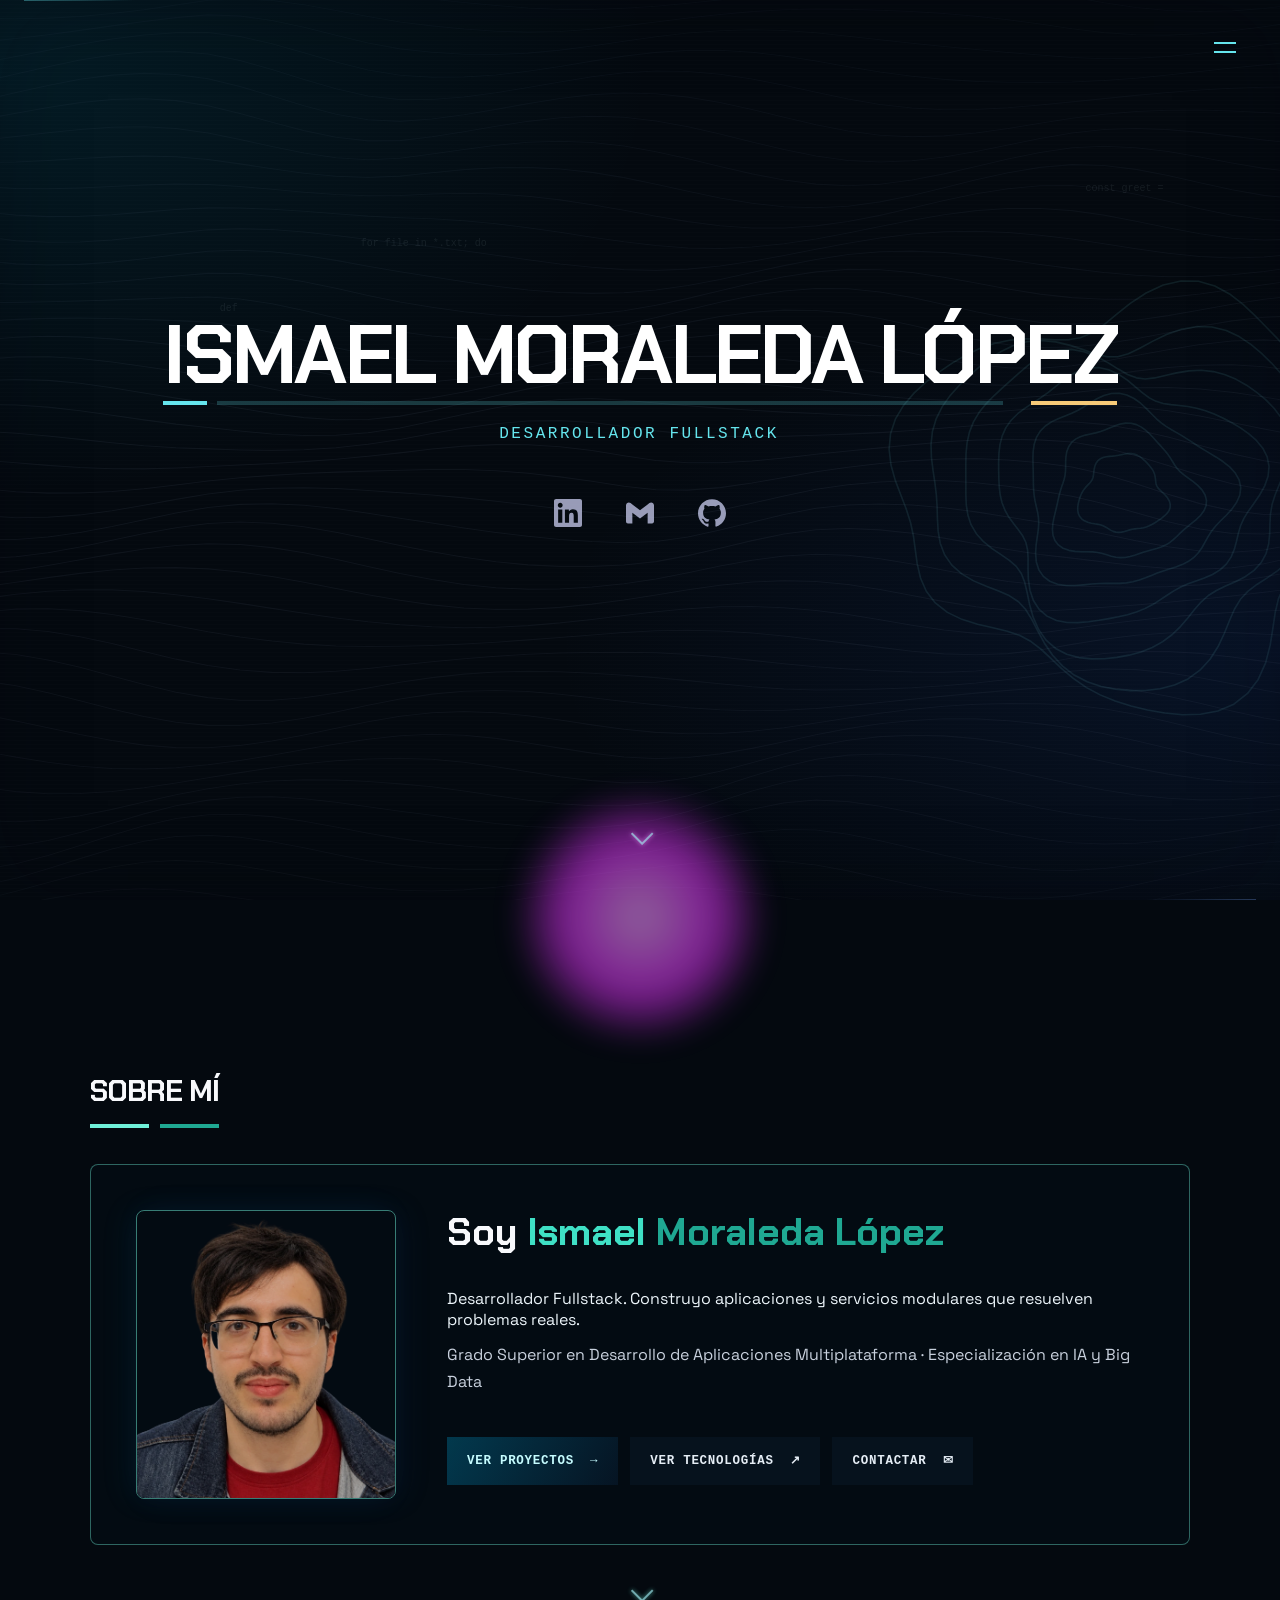
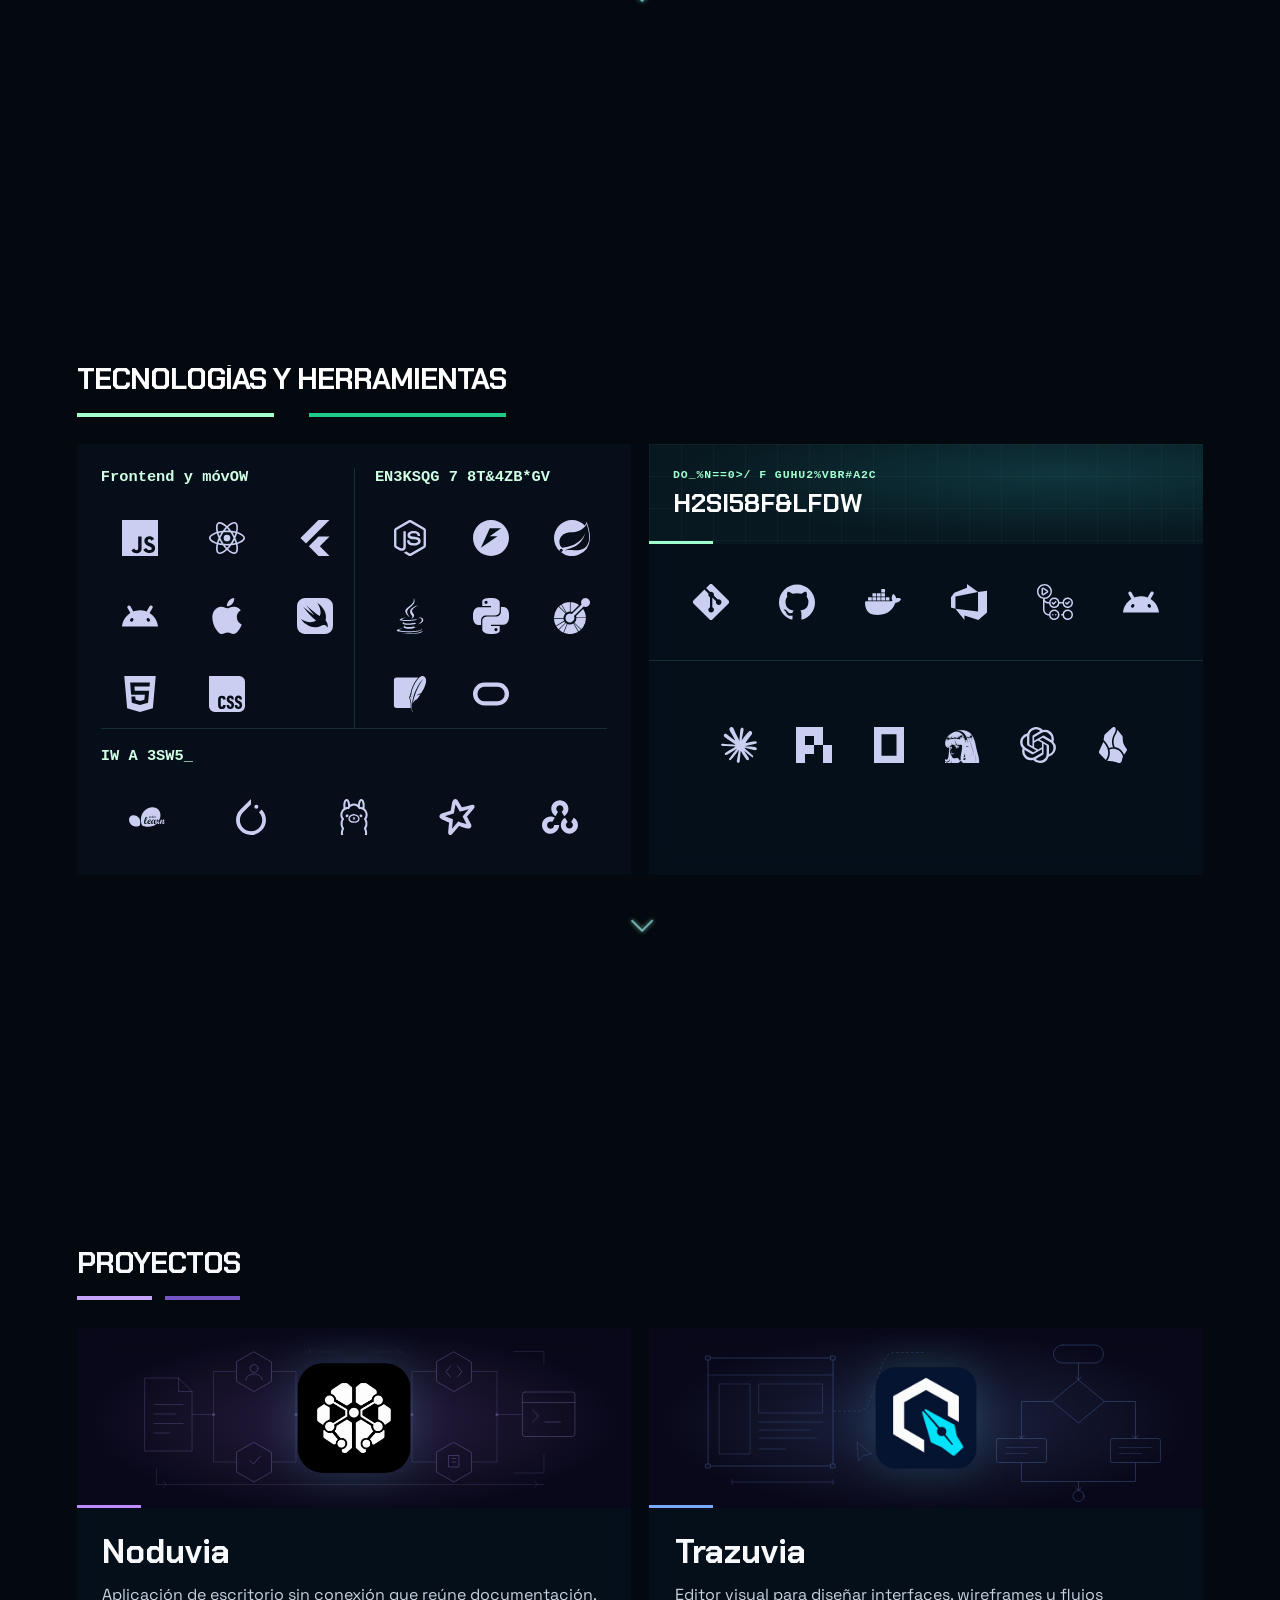
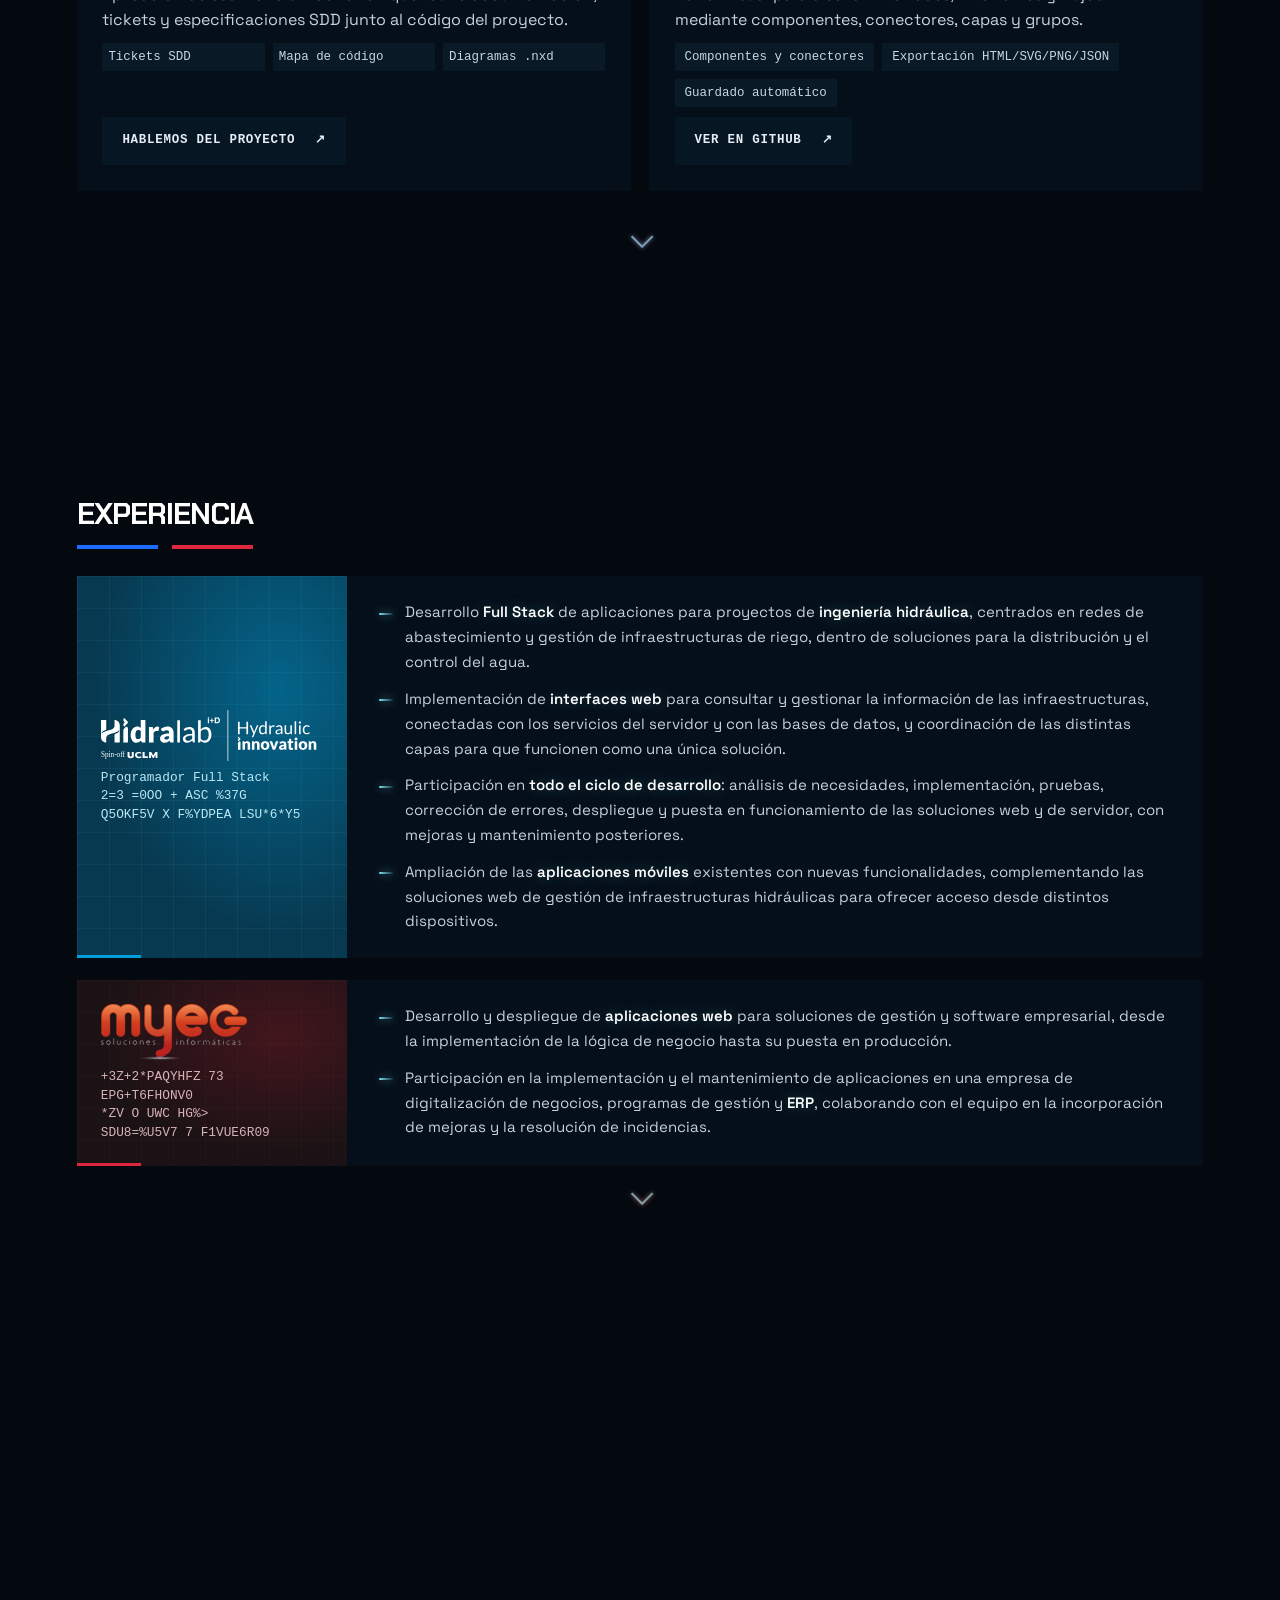
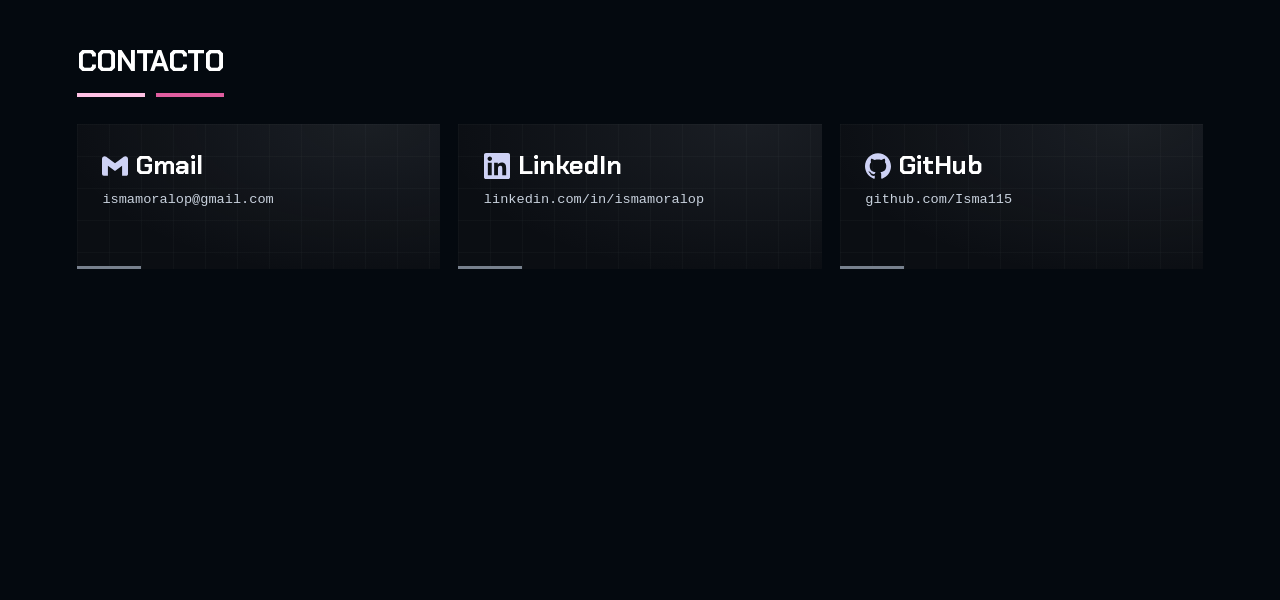
<file: frontend/home/index.html>
﻿<!doctype html>
<html lang="es">

<head>
  <meta charset="utf-8">
  <meta name="viewport" content="width=device-width, initial-scale=1">
  <title>Ismael Moraleda López | Desarrollador Fullstack</title>
  <meta name="description" content="Portfolio de Ismael Moraleda López, desarrollador fullstack especializado en aplicaciones, automatización e inteligencia artificial.">
  <!-- region Componente Home | Funcionalidad | Inicio de la introduccion -->
  <script>
    document.documentElement.classList.add("is-loading");
    window.portfolioIntroFallback = window.setTimeout(() => document.documentElement.classList.remove("is-loading", "intro-running"), 8000);
  </script>
  <!-- endregion -->
  <link rel="preload" href="../shared/fonts/chakra-petch-bold.woff2" as="font" type="font/woff2" crossorigin>
  <link rel="preload" href="../shared/fonts/space-grotesk-latin.woff2" as="font" type="font/woff2" crossorigin>
  <link rel="stylesheet" href="./home.css?v=6">
  <link rel="stylesheet" href="./styles/secciones.css?v=5">
  <link rel="stylesheet" href="./styles/fondo.css?v=26">
  <link rel="stylesheet" href="./styles/animaciones.css?v=12">
  <link rel="stylesheet" href="./styles/inicio.css?v=5">
  <link rel="stylesheet" href="./styles/adaptacion.css?v=1">
  <link rel="stylesheet" href="./styles/sobre-mi.css?v=19">
  <link rel="stylesheet" href="./styles/proyectos.css?v=6">
  <link rel="stylesheet" href="../shared/cyberpunk.css?v=72">
</head>

<body>
  <!-- region Componente Home | Codigo de Componente | Introduccion de carga -->
  <div class="intro" role="status" aria-label="Cargando portfolio">
    <span class="intro__cursor" aria-hidden="true"></span>
  </div>
  <div class="intro-scene" aria-hidden="true">
  <!-- region Componente Home | Codigo de Componente | Topografia fluida de fondo -->
  <canvas class="topographic-flow" id="topographic-flow" aria-hidden="true"></canvas>
  <!-- endregion -->

  <!-- region Componente Home | Codigo de Componente | Particulas de fondo -->
  <div class="background-particles" aria-hidden="true">
    <span style="--x:5%;--y:7%;--delay:0ms;--size:9px">@</span>
    <span style="--x:62%;--y:44%;--delay:1680ms;--size:15px">+</span>
    <span style="--x:28%;--y:81%;--delay:3360ms;--size:21px">()</span>
    <span style="--x:85%;--y:31%;--delay:5040ms;--size:13px">;</span>
    <span style="--x:51%;--y:68%;--delay:6720ms;--size:19px">git</span>
    <span style="--x:17%;--y:18%;--delay:8400ms;--size:11px">[]</span>
    <span style="--x:74%;--y:55%;--delay:10080ms;--size:17px">@</span>
  </div>
  <!-- endregion -->

  <!-- region Componente Home | Codigo de Componente | Fragmentos de codigo de fondo -->
  <div class="background-code" aria-hidden="true">
    <pre><code></code></pre>
    <pre><code></code></pre>
    <pre><code></code></pre>
  </div>
  <!-- endregion -->

  <!-- region Componente Home | Codigo de Componente | Atmosfera por seccion -->
  <div class="section-atmosphere" aria-hidden="true">
    <span class="section-atmosphere__layer" data-for="home"><svg viewBox="0 0 1000 1000" aria-hidden="true" focusable="false"><path pathLength="1" style="--i:0" d="M590.0,500.0 L595.1,506.1 L599.0,512.8 L600.9,519.7 L600.7,526.6 L598.5,533.0 L594.6,538.7 L589.6,543.8 L584.0,548.3 L578.4,552.4 L572.8,556.2 L567.3,559.8 L561.7,563.1 L556.0,565.9 L550.0,568.2 L543.8,569.8 L537.6,570.9 L531.4,571.6 L525.5,572.3 L519.8,573.2 L514.3,574.5 L508.7,576.2 L503.0,577.9 L497.0,579.3 L490.9,579.8 L484.8,579.3 L479.0,577.7 L473.5,575.0 L468.4,571.9 L463.5,568.8 L458.5,566.1 L453.0,564.1 L446.8,562.7 L439.7,561.6 L432.2,560.2 L424.6,558.2 L417.5,555.1 L411.5,550.9 L407.1,545.4 L404.4,539.2 L403.2,532.4 L403.3,525.5 L404.3,518.7 L405.9,512.2 L407.8,505.9 L410.0,500.0 L412.7,494.4 L415.9,489.1 L419.6,484.3 L423.6,479.9 L427.6,475.8 L431.2,471.8 L433.9,467.7 L435.8,463.1 L436.9,457.8 L437.5,451.8 L438.3,445.2 L439.8,438.5 L442.4,432.2 L446.3,426.8 L451.5,422.7 L457.6,420.0 L464.2,418.4 L470.9,417.5 L477.5,417.0 L483.9,416.2 L490.3,415.2 L496.7,413.8 L503.3,412.4 L510.1,411.5 L517.0,411.4 L523.7,412.5 L530.1,414.8 L536.0,418.1 L541.3,422.1 L546.2,426.4 L550.6,430.9 L554.8,435.4 L558.7,440.0 L562.2,444.7 L565.1,449.7 L567.3,455.0 L568.6,460.5 L569.4,466.1 L569.9,471.4 L570.7,476.3 L572.3,480.9 L575.1,485.3 L579.3,489.7 L584.5,494.6 Z"/><path pathLength="1" style="--i:1" d="M675.4,500.0 L678.4,511.5 L677.5,522.9 L672.9,533.8 L665.5,543.7 L656.5,552.4 L647.0,560.2 L637.9,567.5 L629.6,574.5 L622.1,581.6 L614.9,588.7 L607.5,595.5 L599.6,601.7 L590.9,607.0 L581.6,611.2 L571.9,614.5 L562.1,617.2 L552.6,619.7 L543.3,622.5 L534.0,625.6 L524.7,628.7 L515.0,631.5 L505.1,633.4 L494.9,633.9 L484.8,632.9 L475.0,630.7 L465.4,627.8 L455.9,624.9 L446.1,622.7 L435.5,621.6 L423.9,621.3 L411.1,621.2 L397.6,620.5 L384.2,618.3 L371.9,613.8 L361.8,606.7 L354.5,597.2 L350.4,586.0 L349.2,573.8 L350.1,561.4 L352.3,549.5 L355.0,538.3 L357.5,527.9 L359.7,518.1 L361.7,508.9 L363.7,500.0 L366.1,491.4 L368.7,483.0 L371.6,474.9 L374.1,466.8 L376.1,458.5 L377.1,449.7 L377.4,440.0 L377.4,429.5 L378.0,418.5 L379.9,407.3 L383.9,396.8 L390.1,387.7 L398.6,380.6 L408.7,375.4 L419.6,372.0 L430.8,369.5 L441.7,367.3 L452.1,364.5 L462.3,360.8 L472.5,356.5 L483.1,352.0 L494.2,348.4 L505.8,346.4 L517.5,346.7 L528.8,349.6 L539.3,354.9 L548.8,361.8 L557.2,369.7 L564.8,377.7 L571.8,385.5 L578.5,392.9 L584.9,400.0 L591.0,407.0 L596.6,414.2 L601.6,421.6 L606.2,429.0 L610.7,436.4 L615.7,443.4 L621.9,450.1 L629.6,456.6 L638.9,463.4 L649.3,470.8 L659.7,479.4 L668.8,489.1 Z"/><path pathLength="1" style="--i:2" d="M749.7,500.0 L742.9,515.6 L732.7,530.1 L720.7,543.2 L708.7,555.1 L698.0,566.3 L689.1,577.5 L681.8,588.9 L675.3,600.8 L668.6,612.7 L660.6,623.9 L650.8,634.0 L639.2,642.2 L626.3,648.7 L612.8,653.8 L599.2,658.1 L586.0,662.2 L573.2,666.8 L560.7,671.8 L548.0,677.0 L534.8,681.7 L521.2,685.5 L507.1,687.8 L492.8,688.8 L478.4,688.9 L463.8,688.8 L448.7,689.2 L432.8,690.3 L415.7,692.0 L397.4,693.5 L378.6,693.5 L360.2,690.7 L343.4,684.3 L329.8,673.9 L320.1,659.8 L314.8,643.0 L313.2,624.8 L314.4,606.7 L316.8,589.6 L319.0,574.1 L319.9,560.3 L319.3,547.7 L317.3,535.7 L314.6,524.0 L311.9,512.1 L310.0,500.0 L308.9,487.7 L308.5,475.2 L308.4,462.5 L308.2,449.4 L307.8,435.6 L307.5,421.2 L308.1,406.1 L310.4,391.0 L315.3,376.5 L323.2,363.5 L334.0,352.6 L347.1,343.8 L361.5,336.9 L376.2,331.1 L390.4,325.4 L404.0,318.9 L417.1,311.3 L430.4,302.8 L444.3,294.4 L459.2,287.3 L475.2,283.1 L491.7,282.6 L508.1,286.3 L523.6,293.8 L537.6,303.9 L550.0,315.4 L561.2,326.8 L571.5,337.2 L581.6,346.0 L592.0,353.4 L602.7,359.9 L613.7,366.1 L624.8,372.5 L635.8,379.4 L646.9,386.6 L658.3,394.2 L670.6,401.9 L684.0,410.0 L698.5,418.7 L713.5,428.5 L727.9,439.9 L739.9,453.1 L748.2,467.9 L751.6,483.8 Z"/><path pathLength="1" style="--i:3" d="M792.0,500.0 L779.6,518.0 L767.8,534.6 L758.0,550.5 L751.0,566.2 L746.3,582.5 L742.4,599.3 L737.8,616.3 L730.9,632.7 L720.8,647.6 L707.3,660.0 L691.2,669.9 L673.7,677.5 L656.1,683.8 L639.2,689.8 L623.4,696.7 L608.6,704.8 L594.1,714.2 L579.2,724.2 L563.4,734.1 L546.5,742.8 L528.6,750.0 L509.7,755.7 L490.1,760.2 L469.8,764.1 L448.7,767.7 L426.6,770.9 L403.6,772.8 L380.4,772.3 L357.9,768.0 L337.6,758.8 L320.8,744.4 L308.5,725.5 L301.1,703.3 L297.7,679.7 L297.1,656.6 L297.2,635.6 L296.1,617.2 L292.5,601.5 L285.9,587.7 L276.8,574.7 L266.5,561.6 L256.3,547.6 L247.8,532.6 L241.5,516.6 L237.6,500.0 L235.6,483.0 L234.7,465.7 L234.3,448.0 L234.2,429.9 L234.9,411.2 L237.1,392.3 L241.9,373.7 L249.8,356.1 L261.0,340.2 L275.0,326.3 L290.8,314.2 L307.4,303.2 L323.8,292.5 L339.6,281.2 L355.1,269.1 L370.9,256.4 L387.7,244.3 L406.2,234.5 L426.4,228.5 L447.8,227.7 L469.4,232.4 L490.2,241.9 L509.3,254.7 L526.4,268.8 L541.8,281.9 L556.2,292.5 L570.7,299.9 L585.9,304.4 L602.4,306.9 L620.1,308.6 L638.7,310.9 L657.5,314.5 L676.3,319.9 L694.8,326.9 L713.3,335.4 L731.7,345.1 L750.2,356.1 L768.3,368.7 L785.0,383.3 L798.7,400.0 L808.1,418.7 L812.0,439.0 L810.0,459.9 L802.8,480.5 Z"/><path pathLength="1" style="--i:4" d="M824.9,500.0 L818.5,520.5 L815.1,540.7 L814.0,561.4 L813.4,582.7 L811.3,604.2 L805.7,625.2 L795.3,644.4 L780.1,661.0 L761.1,674.5 L740.1,685.3 L719.1,694.6 L699.6,704.0 L682.4,714.8 L667.3,728.2 L653.2,744.2 L638.9,762.1 L623.2,780.6 L605.3,798.1 L584.9,813.4 L562.5,825.9 L538.3,835.4 L513.0,842.2 L486.8,847.0 L460.0,849.8 L432.9,850.2 L405.8,847.4 L379.8,840.3 L356.0,827.9 L335.6,810.1 L319.6,787.4 L308.2,761.6 L300.6,734.8 L295.3,709.2 L290.0,686.6 L282.7,667.7 L271.9,652.5 L257.2,639.6 L239.4,627.5 L220.2,614.6 L202.0,599.8 L186.6,582.7 L175.3,563.5 L168.5,542.9 L165.2,521.5 L164.2,500.0 L164.2,478.4 L164.1,456.6 L164.1,434.3 L164.6,411.5 L166.8,388.4 L171.9,365.6 L180.5,343.7 L192.7,323.3 L207.8,304.7 L224.7,287.5 L242.4,271.2 L260.3,255.1 L278.3,238.9 L297.0,223.1 L317.1,208.6 L339.4,197.0 L363.9,190.1 L390.1,188.9 L417.0,193.9 L443.3,204.0 L467.7,217.2 L489.8,230.9 L509.8,242.4 L528.6,249.7 L547.5,252.0 L567.8,249.8 L590.1,244.7 L614.6,239.0 L640.6,234.7 L667.2,233.6 L693.3,236.3 L718.3,243.0 L741.8,252.9 L764.0,265.4 L785.0,280.0 L804.8,296.3 L822.7,314.5 L837.9,334.7 L849.0,357.0 L855.0,381.1 L855.5,406.2 L851.0,431.4 L843.0,455.6 L833.6,478.5 Z"/><path pathLength="1" style="--i:5" d="M878.2,500.0 L880.3,524.5 L882.4,549.4 L882.2,574.7 L877.6,599.6 L867.2,623.0 L851.1,643.8 L830.6,661.7 L808.1,677.1 L786.1,691.2 L766.7,705.9 L750.9,722.9 L738.4,743.6 L727.6,768.1 L716.6,795.4 L703.2,823.8 L686.0,850.9 L664.4,874.4 L638.8,893.0 L610.1,906.1 L579.4,914.1 L547.7,917.8 L515.9,918.0 L484.2,915.1 L453.3,909.0 L423.5,899.0 L395.7,884.7 L370.9,865.6 L349.6,842.5 L332.1,816.7 L317.8,790.4 L305.1,765.8 L292.1,744.8 L276.7,728.1 L257.6,715.4 L234.3,705.1 L208.0,695.2 L180.8,683.5 L155.4,668.6 L134.2,649.8 L118.8,627.6 L109.4,603.0 L105.0,577.2 L103.5,551.3 L102.8,525.6 L101.2,500.0 L98.1,474.1 L94.1,447.5 L90.7,420.0 L89.8,391.8 L92.9,363.7 L101.0,336.6 L113.8,311.1 L130.5,287.6 L149.9,266.0 L170.7,245.8 L192.5,226.8 L215.3,209.1 L239.6,193.3 L265.9,180.7 L294.5,172.6 L325.0,169.9 L356.3,172.8 L387.1,180.3 L416.0,189.9 L442.3,199.0 L466.2,204.5 L488.8,204.5 L511.5,198.1 L535.8,186.4 L562.9,171.8 L592.9,157.2 L625.1,145.9 L658.1,140.1 L690.3,141.0 L720.6,148.5 L748.2,161.5 L773.2,178.3 L796.1,197.4 L817.3,218.1 L837.0,239.8 L854.7,262.9 L869.6,287.5 L880.5,313.9 L886.9,341.5 L888.7,369.8 L886.9,397.9 L883.3,425.1 L879.7,450.9 L877.8,475.7 Z"/><path pathLength="1" style="--i:6" d="M941.5,500.0 L942.7,528.5 L939.5,556.8 L930.7,584.2 L916.2,609.8 L897.6,633.1 L877.4,654.6 L858.4,675.3 L842.9,697.1 L832.1,722.0 L825.2,751.1 L820.3,784.6 L814.4,821.3 L804.7,858.8 L788.9,894.1 L766.1,924.1 L736.9,946.9 L702.7,961.5 L665.5,968.5 L627.2,969.4 L589.3,965.8 L552.5,959.3 L517.1,950.8 L483.3,940.2 L451.2,927.1 L421.2,911.0 L393.8,892.0 L369.0,871.1 L346.4,849.7 L325.2,829.8 L303.5,813.1 L279.8,800.3 L252.8,791.1 L222.2,783.8 L189.2,776.2 L155.8,765.7 L124.8,750.8 L98.9,730.6 L79.7,705.6 L67.3,677.3 L60.3,647.2 L56.2,617.1 L52.2,587.6 L46.0,558.7 L36.8,529.8 L25.3,500.0 L13.4,468.7 L4.2,435.9 L0.2,402.3 L3.3,369.0 L13.9,337.2 L31.4,308.1 L53.9,281.8 L79.6,258.3 L107.0,237.3 L135.0,218.3 L163.8,201.3 L193.7,187.0 L224.9,176.1 L257.5,169.2 L290.7,166.5 L323.4,166.8 L354.3,168.3 L382.8,168.3 L408.9,164.0 L433.6,153.6 L458.5,136.8 L485.4,114.8 L515.5,90.7 L549.3,68.3 L586.0,51.3 L624.0,42.6 L661.3,43.4 L696.2,53.3 L727.7,70.4 L755.9,92.2 L781.5,116.1 L805.4,140.4 L828.5,164.3 L851.0,188.2 L872.2,212.7 L890.9,238.7 L906.0,266.6 L916.8,296.1 L923.4,326.6 L926.8,357.1 L928.8,386.9 L930.9,415.7 L934.0,443.9 L937.9,471.8 Z"/></svg></span>
    <span class="section-atmosphere__layer" data-for="about"><svg viewBox="0 0 1000 1000" aria-hidden="true" focusable="false"><path pathLength="1" style="--i:0.0" d="M150,220 L330,120" class="thin"/><path pathLength="1" style="--i:0.5" d="M330,120 L520,260" class="thin"/><path pathLength="1" style="--i:1.0" d="M520,260 L720,150" class="thin"/><path pathLength="1" style="--i:1.5" d="M720,150 L860,330" class="thin"/><path pathLength="1" style="--i:2.0" d="M520,260 L640,450" class="thin"/><path pathLength="1" style="--i:2.5" d="M860,330 L640,450" class="thin"/><path pathLength="1" style="--i:3.0" d="M640,450 L400,430" class="thin"/><path pathLength="1" style="--i:3.5" d="M520,260 L400,430" class="thin"/><path pathLength="1" style="--i:4.0" d="M400,430 L210,520" class="thin"/><path pathLength="1" style="--i:4.5" d="M150,220 L210,520" class="thin"/><path pathLength="1" style="--i:5.0" d="M400,430 L330,700" class="thin"/><path pathLength="1" style="--i:5.5" d="M210,520 L330,700" class="thin"/><path pathLength="1" style="--i:6.0" d="M330,700 L560,640" class="thin"/><path pathLength="1" style="--i:6.5" d="M640,450 L560,640" class="thin"/><path pathLength="1" style="--i:7.0" d="M560,640 L780,640" class="thin"/><path pathLength="1" style="--i:7.5" d="M640,450 L780,640" class="thin"/><path pathLength="1" style="--i:8.0" d="M780,640 L700,860" class="thin"/><path pathLength="1" style="--i:8.5" d="M560,640 L470,880" class="thin"/><path pathLength="1" style="--i:9.0" d="M700,860 L470,880" class="thin"/><path pathLength="1" style="--i:9.5" d="M330,700 L180,830" class="thin"/><path pathLength="1" style="--i:10.0" d="M470,880 L180,830" class="thin"/><path pathLength="1" style="--i:10.5" d="M210,520 L180,830" class="thin"/><circle pathLength="1" style="--i:3.0" cx="150" cy="220" r="9" class="node"/><circle pathLength="1" style="--i:3.4" cx="150" cy="220" r="22" class="halo"/><circle pathLength="1" style="--i:3.6" cx="330" cy="120" r="9" class="node"/><circle pathLength="1" style="--i:4.0" cx="330" cy="120" r="22" class="halo"/><circle pathLength="1" style="--i:4.2" cx="520" cy="260" r="9" class="node"/><circle pathLength="1" style="--i:4.6" cx="520" cy="260" r="22" class="halo"/><circle pathLength="1" style="--i:4.8" cx="720" cy="150" r="9" class="node"/><circle pathLength="1" style="--i:5.199999999999999" cx="720" cy="150" r="22" class="halo"/><circle pathLength="1" style="--i:5.4" cx="860" cy="330" r="9" class="node"/><circle pathLength="1" style="--i:5.8" cx="860" cy="330" r="22" class="halo"/><circle pathLength="1" style="--i:6.0" cx="640" cy="450" r="9" class="node"/><circle pathLength="1" style="--i:6.4" cx="640" cy="450" r="22" class="halo"/><circle pathLength="1" style="--i:6.6" cx="400" cy="430" r="9" class="node"/><circle pathLength="1" style="--i:7.0" cx="400" cy="430" r="22" class="halo"/><circle pathLength="1" style="--i:7.2" cx="210" cy="520" r="9" class="node"/><circle pathLength="1" style="--i:7.6" cx="210" cy="520" r="22" class="halo"/><circle pathLength="1" style="--i:7.8" cx="330" cy="700" r="9" class="node"/><circle pathLength="1" style="--i:8.2" cx="330" cy="700" r="22" class="halo"/><circle pathLength="1" style="--i:8.399999999999999" cx="560" cy="640" r="9" class="node"/><circle pathLength="1" style="--i:8.799999999999999" cx="560" cy="640" r="22" class="halo"/><circle pathLength="1" style="--i:9.0" cx="780" cy="640" r="9" class="node"/><circle pathLength="1" style="--i:9.4" cx="780" cy="640" r="22" class="halo"/><circle pathLength="1" style="--i:9.6" cx="700" cy="860" r="9" class="node"/><circle pathLength="1" style="--i:10.0" cx="700" cy="860" r="22" class="halo"/><circle pathLength="1" style="--i:10.2" cx="470" cy="880" r="9" class="node"/><circle pathLength="1" style="--i:10.6" cx="470" cy="880" r="22" class="halo"/><circle pathLength="1" style="--i:10.8" cx="180" cy="830" r="9" class="node"/><circle pathLength="1" style="--i:11.2" cx="180" cy="830" r="22" class="halo"/></svg></span>
    <span class="section-atmosphere__layer" data-for="skills"><svg viewBox="0 0 1000 1000" aria-hidden="true" focusable="false"><path pathLength="1" style="--i:0.0" d="M572.7,542.0 L500.0,584.0 L427.3,542.0 L427.3,458.0 L500.0,416.0 L572.7,458.0 Z"/><path pathLength="1" style="--i:1.2" d="M538.1,522.0 L500.0,544.0 L461.9,522.0 L461.9,478.0 L500.0,456.0 L538.1,478.0 Z" class="thin"/><path pathLength="1" style="--i:1.1400000000000001" d="M420.3,542.0 L347.6,584.0 L274.8,542.0 L274.8,458.0 L347.6,416.0 L420.3,458.0 Z"/><path pathLength="1" style="--i:1.1800000000000002" d="M496.5,674.0 L423.8,716.0 L351.0,674.0 L351.0,590.0 L423.8,548.0 L496.5,590.0 Z"/><path pathLength="1" style="--i:1.2200000000000002" d="M496.5,410.0 L423.8,452.0 L351.0,410.0 L351.0,326.0 L423.8,284.0 L496.5,326.0 Z"/><path pathLength="1" style="--i:2.42" d="M461.9,390.0 L423.8,412.0 L385.7,390.0 L385.7,346.0 L423.8,324.0 L461.9,346.0 Z" class="thin"/><path pathLength="1" style="--i:1.26" d="M649.0,674.0 L576.2,716.0 L503.5,674.0 L503.5,590.0 L576.2,548.0 L649.0,590.0 Z"/><path pathLength="1" style="--i:1.3" d="M649.0,410.0 L576.2,452.0 L503.5,410.0 L503.5,326.0 L576.2,284.0 L649.0,326.0 Z"/><path pathLength="1" style="--i:1.34" d="M725.2,542.0 L652.4,584.0 L579.7,542.0 L579.7,458.0 L652.4,416.0 L725.2,458.0 Z"/><path pathLength="1" style="--i:2.54" d="M690.5,522.0 L652.4,544.0 L614.3,522.0 L614.3,478.0 L652.4,456.0 L690.5,478.0 Z" class="thin"/><path pathLength="1" style="--i:2.4800000000000004" d="M267.9,542.0 L195.2,584.0 L122.4,542.0 L122.4,458.0 L195.2,416.0 L267.9,458.0 Z"/><path pathLength="1" style="--i:2.52" d="M344.1,674.0 L271.4,716.0 L198.6,674.0 L198.6,590.0 L271.4,548.0 L344.1,590.0 Z"/><path pathLength="1" style="--i:2.56" d="M420.3,806.0 L347.6,848.0 L274.8,806.0 L274.8,722.0 L347.6,680.0 L420.3,722.0 Z"/><path pathLength="1" style="--i:3.7600000000000002" d="M385.7,786.0 L347.6,808.0 L309.5,786.0 L309.5,742.0 L347.6,720.0 L385.7,742.0 Z" class="thin"/><path pathLength="1" style="--i:2.6" d="M344.1,410.0 L271.4,452.0 L198.6,410.0 L198.6,326.0 L271.4,284.0 L344.1,326.0 Z"/><path pathLength="1" style="--i:2.64" d="M572.7,806.0 L500.0,848.0 L427.3,806.0 L427.3,722.0 L500.0,680.0 L572.7,722.0 Z"/><path pathLength="1" style="--i:2.68" d="M420.3,278.0 L347.6,320.0 L274.8,278.0 L274.8,194.0 L347.6,152.0 L420.3,194.0 Z"/><path pathLength="1" style="--i:3.8800000000000003" d="M385.7,258.0 L347.6,280.0 L309.5,258.0 L309.5,214.0 L347.6,192.0 L385.7,214.0 Z" class="thin"/><path pathLength="1" style="--i:2.72" d="M725.2,806.0 L652.4,848.0 L579.7,806.0 L579.7,722.0 L652.4,680.0 L725.2,722.0 Z"/><path pathLength="1" style="--i:2.7600000000000002" d="M572.7,278.0 L500.0,320.0 L427.3,278.0 L427.3,194.0 L500.0,152.0 L572.7,194.0 Z"/><path pathLength="1" style="--i:2.8000000000000003" d="M801.4,674.0 L728.6,716.0 L655.9,674.0 L655.9,590.0 L728.6,548.0 L801.4,590.0 Z"/><path pathLength="1" style="--i:4.0" d="M766.7,654.0 L728.6,676.0 L690.5,654.0 L690.5,610.0 L728.6,588.0 L766.7,610.0 Z" class="thin"/><path pathLength="1" style="--i:2.8400000000000003" d="M725.2,278.0 L652.4,320.0 L579.7,278.0 L579.7,194.0 L652.4,152.0 L725.2,194.0 Z"/><path pathLength="1" style="--i:2.8800000000000003" d="M801.4,410.0 L728.6,452.0 L655.9,410.0 L655.9,326.0 L728.6,284.0 L801.4,326.0 Z"/><path pathLength="1" style="--i:2.92" d="M877.6,542.0 L804.8,584.0 L732.1,542.0 L732.1,458.0 L804.8,416.0 L877.6,458.0 Z"/><path pathLength="1" style="--i:4.12" d="M842.9,522.0 L804.8,544.0 L766.7,522.0 L766.7,478.0 L804.8,456.0 L842.9,478.0 Z" class="thin"/><circle pathLength="1" style="--i:5" cx="500" cy="500" r="14" class="node"/></svg></span>
    <span class="section-atmosphere__layer" data-for="experience"><svg viewBox="0 0 1000 1000" aria-hidden="true" focusable="false"><path pathLength="1" style="--i:0" d="M120,900 C300,830 180,690 420,650 S720,590 640,420 S470,270 830,110" class="path"/><path pathLength="1" style="--i:0.4" d="M120,900 C300,830 180,690 420,650 S720,590 640,420 S470,270 830,110" class="thin dash"/><circle pathLength="1" style="--i:1.6" cx="120" cy="900" r="16" class="node"/><circle pathLength="1" style="--i:1.9" cx="120" cy="900" r="38" class="halo"/><circle pathLength="1" style="--i:2.8" cx="420" cy="650" r="16" class="node"/><circle pathLength="1" style="--i:3.0999999999999996" cx="420" cy="650" r="38" class="halo"/><circle pathLength="1" style="--i:4.0" cx="640" cy="420" r="16" class="node"/><circle pathLength="1" style="--i:4.3" cx="640" cy="420" r="38" class="halo"/><circle pathLength="1" style="--i:5.199999999999999" cx="830" cy="110" r="16" class="node"/><circle pathLength="1" style="--i:5.5" cx="830" cy="110" r="38" class="halo"/><path pathLength="1" style="--i:3.2" d="M470,690 L470,760 M470,760 h120 M590,740 v40" class="thin"/><path pathLength="1" style="--i:5.0" d="M690,380 L760,330 M760,330 h110" class="thin"/></svg></span>
    <span class="section-atmosphere__layer" data-for="contact"><svg viewBox="0 0 1000 1000" aria-hidden="true" focusable="false"><path pathLength="1" style="--i:0" d="M70,900 C230,640 330,820 470,610 S600,420 700,420" class="thin dash"/><path pathLength="1" style="--i:1.5" d="M130,500 L880,150 L650,860 L500,600 Z"/><path pathLength="1" style="--i:2.4" d="M880,150 L500,600" class="thin"/><path pathLength="1" style="--i:2.8" d="M500,600 L430,800 L585,700" class="thin"/><path pathLength="1" style="--i:3.0" d="M130,500 L500,600" class="thin"/><circle pathLength="1" style="--i:3.6" cx="880" cy="150" r="10" class="node"/></svg></span>
  </div>
  <!-- endregion -->

  <!-- region Componente Home | Codigo de Componente | Estelas de color de fondo -->
  <div class="color-trails" aria-hidden="true">
    <span class="color-trail color-trail--1"></span>
    <span class="color-trail color-trail--2"></span>
    <span class="color-trail color-trail--3"></span>
    <span class="color-trail color-trail--4"></span>
    <span class="color-trail color-trail--5"></span>
  </div>
  <!-- endregion -->

  </div>
  <!-- endregion -->

  <!-- region Componente Home | Codigo de Componente | Menu hamburguesa -->
  <button class="menu-toggle" type="button" aria-label="Abrir menú" aria-expanded="false">
    <span class="menu-toggle__line"></span>
    <span class="menu-toggle__line"></span>
  </button>

  <nav class="portfolio-top-menu" aria-label="Secciones del portfolio">
    <button class="top-menu__item is-active" type="button" data-section="home">Inicio</button>
    <button class="top-menu__item" type="button" data-section="about">Sobre mi</button>
    <button class="top-menu__item" type="button" data-section="skills">Tecnologías y herramientas</button>
    <button class="top-menu__item" type="button" data-section="projects">Proyectos</button>
    <button class="top-menu__item" type="button" data-section="experience">Experiencia</button>
    <button class="top-menu__item" type="button" data-section="contact">Contacto</button>
  </nav>
  <!-- endregion -->

  <!-- region Componente Home | Codigo de Componente | Documento principal -->
  <main class="portfolio-container">
    <!-- region Componente Home | Seccion | Hero central -->
    <section id="home" class="section-home" aria-labelledby="home-title">
      <div class="hero-center" aria-label="Presentacion principal">
        <h1 id="home-title" class="hero-center__name" data-title="Ismael Moraleda López" aria-label="Ismael Moraleda López">
          <span class="hero-center__name-word" style="--word-delay:0ms">Ismael</span>
          <span class="hero-center__name-word" style="--word-delay:180ms">Moraleda</span>
          <span class="hero-center__name-word" style="--word-delay:360ms">López</span>
        </h1>
        <p class="hero-center__subtitle">
          <span class="hero-center__typewriter">Desarrollador Fullstack</span>
        </p>
        <nav class="hero-contact" aria-label="Contacto de Ismael Moraleda López">
          <a class="hero-contact__link" href="https://www.linkedin.com/in/ismamoralop" target="_blank" rel="noopener noreferrer" aria-label="Perfil de LinkedIn de Ismael Moraleda López" title="LinkedIn"><img src="../shared/icons/linkedin.svg" alt="" aria-hidden="true"></a>
          <a class="hero-contact__link" href="mailto:ismamoralop@gmail.com" aria-label="Enviar correo a Ismael Moraleda López" title="Gmail"><img src="../shared/icons/gmail.svg" alt="" aria-hidden="true"></a>
          <a class="hero-contact__link" href="https://github.com/Isma115" target="_blank" rel="noopener noreferrer" aria-label="Perfil de GitHub de Ismael Moraleda López" title="GitHub"><img src="../shared/icons/github.svg" alt="" aria-hidden="true"></a>
        </nav>
      </div>
      <div class="scroll-indicator scroll-indicator--home" aria-hidden="true">
        <span class="scroll-indicator__arrow"></span>
      </div>
    </section>
    <!-- endregion -->

    <!-- region Componente Home | Seccion | Sobre mi -->
    <section id="about" class="section-about" aria-labelledby="about-title">
      <div class="about-layout no-glitch">
        <header class="about-header">
          <h2 id="about-title">Sobre mí</h2>
        </header>

        <div class="about-content">
          <div class="about-photo">
            <img src="./assets/profile-transparent.webp" srcset="./assets/profile-transparent-640.webp 640w, ./assets/profile-transparent.webp 1269w" sizes="(max-width: 900px) 160px, 280px" width="1269" height="1239" decoding="async" alt="Foto de Ismael Moraleda López">
          </div>
          <h3>Soy <span>Ismael</span> <span>Moraleda López</span></h3>
          <div class="about-content__description">
            <p>Desarrollador Fullstack. Construyo aplicaciones y servicios modulares que resuelven problemas reales.</p>
            <p>Grado Superior en Desarrollo de Aplicaciones Multiplataforma · Especialización en IA y Big Data</p>
          </div>
          <div class="about-actions">
            <a href="#projects">Ver proyectos <span aria-hidden="true">→</span></a>
            <a href="#skills">Ver tecnologías <span aria-hidden="true">↗</span></a>
            <a href="#contact">Contactar <span aria-hidden="true">✉</span></a>
          </div>
        </div>
      </div>
      <div class="scroll-indicator section-scroll-indicator" aria-hidden="true">
        <span class="scroll-indicator__arrow"></span>
      </div>
    </section>
    <!-- endregion -->

    <!-- region Componente Home | Seccion | Stack y herramientas -->
    <section id="skills" class="section-skills" aria-labelledby="skills-title">
      <div class="section-content">
        <h2 id="skills-title">Tecnologías y herramientas</h2>
        <div class="skills-template" aria-label="Tecnologías y herramientas de trabajo">
          <section class="skills-stack" aria-labelledby="skills-title">
            <div class="skills-specialties">
              <article class="skills-group">
                <h3 class="skills-group__title">Frontend y móvil</h3>
                <ul class="skills-list">
                  <li data-skill="JavaScript"><img class="skill-icon" loading="eager" decoding="async" src="../shared/icons/javascript.svg" alt="" aria-hidden="true">JavaScript</li>
                  <li data-skill="React.js"><img class="skill-icon" loading="eager" decoding="async" src="../shared/icons/react.svg" alt="" aria-hidden="true">React.js</li>
                  <li data-skill="Flutter"><img class="skill-icon" loading="eager" decoding="async" src="../shared/icons/flutter.svg" alt="" aria-hidden="true">Flutter</li>
                  <li data-skill="Android"><img class="skill-icon" loading="eager" decoding="async" src="../shared/icons/android.svg" alt="" aria-hidden="true">Android</li>
                  <li data-skill="iOS"><img class="skill-icon" loading="eager" decoding="async" src="../shared/icons/apple.svg" alt="" aria-hidden="true">iOS</li>
                  <li data-skill="Swift"><img class="skill-icon" loading="eager" decoding="async" src="../shared/icons/swift.svg" alt="" aria-hidden="true">Swift</li>
                  <li data-skill="HTML5"><img class="skill-icon" loading="eager" decoding="async" src="../shared/icons/html5.svg" alt="" aria-hidden="true">HTML5</li>
                  <li data-skill="CSS3"><img class="skill-icon" loading="eager" decoding="async" src="../shared/icons/css.svg" alt="" aria-hidden="true">CSS3</li>
                </ul>
              </article>

              <article class="skills-group">
                <h3 class="skills-group__title">Backend y servicios</h3>
                <ul class="skills-list">
                  <li data-skill="Node.js"><img class="skill-icon" loading="eager" decoding="async" src="../shared/icons/nodedotjs.svg" alt="" aria-hidden="true">Node.js</li>
                  <li data-skill="FastAPI"><img class="skill-icon" loading="eager" decoding="async" src="../shared/icons/fastapi.svg" alt="" aria-hidden="true">FastAPI</li>
                  <li data-skill="Spring"><img class="skill-icon" loading="eager" decoding="async" src="../shared/icons/spring.svg" alt="" aria-hidden="true">Spring</li>
                  <li data-skill="Java"><img class="skill-icon" loading="eager" decoding="async" src="../shared/icons/java.svg" alt="" aria-hidden="true">Java</li>
                  <li data-skill="Python"><img class="skill-icon" loading="eager" decoding="async" src="../shared/icons/python.svg" alt="" aria-hidden="true">Python</li>
                  <li data-skill="REST API"><img class="skill-icon" loading="eager" decoding="async" src="../shared/icons/openapiinitiative.svg" alt="" aria-hidden="true">REST API</li>
                  <li data-skill="SQL"><img class="skill-icon" loading="eager" decoding="async" src="../shared/icons/sqlite.svg" alt="" aria-hidden="true">SQL</li>
                  <li data-skill="PL/SQL"><img class="skill-icon" loading="eager" decoding="async" src="../shared/icons/oracle.svg" alt="" aria-hidden="true">PL/SQL</li>
                </ul>
              </article>

              <article class="skills-group skills-group--wide">
                <h3 class="skills-group__title">IA y datos</h3>
                <ul class="skills-list">
                  <li data-skill="Machine Learning"><img class="skill-icon" loading="eager" decoding="async" src="../shared/icons/scikitlearn.svg" alt="" aria-hidden="true">Machine Learning</li>
                  <li data-skill="Deep Learning"><img class="skill-icon" loading="eager" decoding="async" src="../shared/icons/pytorch.svg" alt="" aria-hidden="true">Deep Learning</li>
                  <li data-skill="Modelos de lenguaje (LLM)"><img class="skill-icon" loading="eager" decoding="async" src="../shared/icons/ollama.svg" alt="" aria-hidden="true">LLM</li>
                  <li data-skill="Big Data"><img class="skill-icon" loading="eager" decoding="async" src="../shared/icons/apachespark.svg" alt="" aria-hidden="true">Big Data</li>
                  <li data-skill="Visión artificial"><img class="skill-icon" loading="eager" decoding="async" src="../shared/icons/opencv.svg" alt="" aria-hidden="true">Visión artificial</li>
                </ul>
              </article>
            </div>
          </section>

          <section class="skills-tools" aria-labelledby="tools-title">
            <header class="skills-section-heading">
              <p class="skills-section-heading__eyebrow">Desarrollo y productividad</p>
              <h3 id="tools-title">Herramientas</h3>
            </header>
            <ul class="skills-list">
              <li data-skill="Git"><img class="skill-icon" loading="eager" decoding="async" src="../shared/icons/git.svg" alt="" aria-hidden="true">Git</li>
              <li data-skill="GitHub"><img class="skill-icon" loading="eager" decoding="async" src="../shared/icons/github.svg" alt="" aria-hidden="true">GitHub</li>
              <li data-skill="Docker"><img class="skill-icon" loading="eager" decoding="async" src="../shared/icons/docker.svg" alt="" aria-hidden="true">Docker</li>
              <li data-skill="Azure DevOps"><img class="skill-icon" loading="eager" decoding="async" src="../shared/icons/azuredevops.svg" alt="" aria-hidden="true">Azure DevOps</li>
              <li data-skill="CI/CD (GitHub Actions)"><img class="skill-icon" loading="eager" decoding="async" src="../shared/icons/githubactions.svg" alt="" aria-hidden="true">CI/CD</li>
              <li data-skill="Android Studio"><img class="skill-icon" loading="eager" decoding="async" src="../shared/icons/android.svg" alt="" aria-hidden="true">Android Studio</li>
            </ul>

            <div class="skills-tools__ai" role="group" aria-label="Herramientas de IA y productividad">
              <ul class="skills-list">
                <li data-skill="Claude"><img class="skill-icon" loading="eager" decoding="async" src="../shared/icons/claude.svg" alt="" aria-hidden="true">Claude</li>
                <li data-skill="Pi"><img class="skill-icon" loading="eager" decoding="async" src="../shared/icons/pi.svg" alt="" aria-hidden="true">Pi</li>
                <li data-skill="OpenCode"><img class="skill-icon" loading="eager" decoding="async" src="../shared/icons/opencode.svg" alt="" aria-hidden="true">OpenCode</li>
                <li data-skill="Hermes"><img class="skill-icon" loading="eager" decoding="async" src="../shared/icons/hermes.png" alt="" aria-hidden="true">Hermes</li>
                <li data-skill="Codex"><img class="skill-icon" loading="eager" decoding="async" src="../shared/icons/openai.svg" alt="" aria-hidden="true">Codex</li>
                <li data-skill="Obsidian"><img class="skill-icon" loading="eager" decoding="async" src="../shared/icons/obsidian.svg" alt="" aria-hidden="true">Obsidian</li>
              </ul>
            </div>
          </section>
        </div>
      </div>
      <div class="scroll-indicator section-scroll-indicator" aria-hidden="true">
        <span class="scroll-indicator__arrow"></span>
      </div>
    </section>
    <!-- endregion -->

    <!-- region Componente Home | Seccion | Proyectos -->
    <section id="projects" class="section-projects" aria-labelledby="projects-title">
      <div class="section-content no-glitch">
        <header class="projects-header">
          <h2 id="projects-title">Proyectos</h2>
        </header>
        <div class="projects-carousel" role="region" aria-roledescription="carrusel" aria-label="Proyectos destacados">
          <div class="projects-track" id="projects-track" tabindex="0" aria-label="Desplaza para ver los proyectos">
          <article class="project-preview project-preview--noduvia" aria-labelledby="noduvia-title">
            <div class="project-preview__cover project-preview__cover--noduvia">
              <img src="./assets/tesavion.webp" loading="eager" decoding="async" alt="Icono de Noduvia">
            </div>
            <div class="project-preview__content">
              <h3 class="project-preview__title" id="noduvia-title">Noduvia</h3>
              <p class="project-preview__description">Aplicación de escritorio sin conexión que reúne documentación, tickets y especificaciones SDD junto al código del proyecto.</p>
              <ul class="project-preview__technologies" aria-label="Características principales">
                <li>Tickets SDD</li><li>Mapa de código</li><li>Diagramas .nxd</li>
              </ul>
              <a class="project-preview__link" href="https://mail.google.com/mail/?view=cm&amp;fs=1&amp;to=ismamoralop%40gmail.com&amp;su=Informaci%C3%B3n+sobre+Noduvia" target="_blank" rel="noopener noreferrer">Hablemos del proyecto <span aria-hidden="true">↗</span></a>
            </div>
          </article>

          <article class="project-preview" aria-labelledby="trazuvia-title">
            <div class="project-preview__cover project-preview__cover--trazuvia">
              <img src="./assets/trazuvia.webp" loading="eager" decoding="async" alt="Icono de Trazuvia">
            </div>
            <div class="project-preview__content">
              <h3 class="project-preview__title" id="trazuvia-title">Trazuvia</h3>
              <p class="project-preview__description">Editor visual para diseñar interfaces, wireframes y flujos mediante componentes, conectores, capas y grupos.</p>
              <ul class="project-preview__technologies" aria-label="Características principales">
                <li>Componentes y conectores</li><li>Exportación HTML/SVG/PNG/JSON</li><li>Guardado automático</li>
              </ul>
              <a class="project-preview__link" href="https://github.com/Isma115/Trazuvia" target="_blank" rel="noopener noreferrer">Ver en Github <span aria-hidden="true">↗</span></a>
            </div>
          </article>

          <article class="project-preview" aria-labelledby="ada-title">
            <div class="project-preview__cover project-preview__cover--ada">
              <img src="./assets/projects.svg" loading="eager" decoding="async" alt="Ilustración de Proyecto Ada">
            </div>
            <div class="project-preview__content">
              <h3 class="project-preview__title" id="ada-title">Proyecto Ada</h3>
              <p class="project-preview__description">Asistente virtual modular basado en un modelo de lenguaje local para automatizar tareas y flujos cognitivos.</p>
              <ul class="project-preview__technologies" aria-label="Características principales">
                <li>LLM local</li><li>Control del ordenador</li><li>Voz y visión</li>
              </ul>
              <a class="project-preview__link" href="https://mail.google.com/mail/?view=cm&amp;fs=1&amp;to=ismamoralop%40gmail.com&amp;su=Informaci%C3%B3n+sobre+Proyecto+Ada" target="_blank" rel="noopener noreferrer">Hablemos del proyecto <span aria-hidden="true">↗</span></a>
            </div>
          </article>

          </div>
        </div>
      </div>
      <div class="scroll-indicator section-scroll-indicator" aria-hidden="true">
        <span class="scroll-indicator__arrow"></span>
      </div>
    </section>
    <!-- endregion -->

    <!-- region Componente Home | Seccion | Experiencia -->
    <section id="experience" class="section-experience" aria-labelledby="experience-title">
      <div class="section-content">
        <h2 id="experience-title">Experiencia</h2>

        <div class="experience-template" aria-label="Experiencia profesional">
          <article class="experience-card experience-card--hidralab">
            <header class="experience-card__header">
              <img class="experience-card__logo experience-card__logo--hidralab" loading="eager" decoding="async" src="./assets/hidralab-logo.svg" alt="HIDRALAB" width="193" height="44">
              <p class="experience-card__meta">
                Programador Full Stack<br>
                Ene 2025 – Oct 2026<br>
                Híbrido · Jornada completa
              </p>
            </header>
            <ul class="experience-card__description experience-card__list">
              <li>Desarrollo <strong>Full Stack</strong> de aplicaciones para proyectos de <strong>ingeniería hidráulica</strong>, centrados en redes de abastecimiento y gestión de infraestructuras de riego, dentro de soluciones para la distribución y el control del agua.</li>
              <li>Implementación de <strong>interfaces web</strong> para consultar y gestionar la información de las infraestructuras, conectadas con los servicios del servidor y con las bases de datos, y coordinación de las distintas capas para que funcionen como una única solución.</li>
              <li>Participación en <strong>todo el ciclo de desarrollo</strong>: análisis de necesidades, implementación, pruebas, corrección de errores, despliegue y puesta en funcionamiento de las soluciones web y de servidor, con mejoras y mantenimiento posteriores.</li>
              <li>Ampliación de las <strong>aplicaciones móviles</strong> existentes con nuevas funcionalidades, complementando las soluciones web de gestión de infraestructuras hidráulicas para ofrecer acceso desde distintos dispositivos.</li>
            </ul>
          </article>

          <article class="experience-card experience-card--myeg">
            <header class="experience-card__header">
              <img class="experience-card__logo experience-card__logo--myeg" loading="eager" decoding="async" src="./assets/myeg-logo.png" alt="MYEG Soluciones Informáticas" width="125" height="48">
              <p class="experience-card__meta">
                Desarrollador de Aplicaciones<br>
                Mar – Jul 2023<br>
                Presencial · Prácticas
              </p>
            </header>
            <ul class="experience-card__description experience-card__list">
              <li>Desarrollo y despliegue de <strong>aplicaciones web</strong> para soluciones de gestión y software empresarial, desde la implementación de la lógica de negocio hasta su puesta en producción.</li>
              <li>Participación en la implementación y el mantenimiento de aplicaciones en una empresa de digitalización de negocios, programas de gestión y <strong>ERP</strong>, colaborando con el equipo en la incorporación de mejoras y la resolución de incidencias.</li>
            </ul>
          </article>
        </div>
      </div>
      <div class="scroll-indicator section-scroll-indicator" aria-hidden="true">
        <span class="scroll-indicator__arrow"></span>
      </div>
    </section>
    <!-- endregion -->

    <!-- region Componente Home | Seccion | Contacto -->
    <section id="contact" class="section-contact" aria-labelledby="contact-title">
      <div class="section-content">
        <h2 id="contact-title">Contacto</h2>

        <div class="contact-template" aria-label="Canales de contacto">
          <a class="contact-card contact-card--gmail" href="mailto:ismamoralop@gmail.com" aria-label="Enviar correo a Ismael Moraleda López">
            <span class="contact-card__lights" aria-hidden="true"><span></span><span></span><span></span><span></span></span>
            <img class="contact-card__icon" loading="eager" decoding="async" src="../shared/icons/gmail.svg" alt="" aria-hidden="true">
            <span class="contact-card__label">Gmail</span>
            <span class="contact-card__value">ismamoralop@gmail.com</span>
          </a>

          <a class="contact-card contact-card--linkedin" href="https://www.linkedin.com/in/ismamoralop" target="_blank" rel="noopener noreferrer" aria-label="Abrir perfil de LinkedIn">
            <span class="contact-card__lights" aria-hidden="true"><span></span><span></span></span>
            <img class="contact-card__icon" loading="eager" decoding="async" src="../shared/icons/linkedin.svg" alt="" aria-hidden="true">
            <span class="contact-card__label">LinkedIn</span>
            <span class="contact-card__value">linkedin.com/in/ismamoralop</span>
          </a>

          <a class="contact-card contact-card--github" href="https://github.com/Isma115" target="_blank" rel="noopener noreferrer" aria-label="Abrir perfil de GitHub">
            <span class="contact-card__lights" aria-hidden="true"><span></span><span></span></span>
            <img class="contact-card__icon" loading="eager" decoding="async" src="../shared/icons/github.svg" alt="" aria-hidden="true">
            <span class="contact-card__label">GitHub</span>
            <span class="contact-card__value">github.com/Isma115</span>
          </a>

        </div>
      </div>
    </section>
    <!-- endregion -->
  </main>
  <!-- endregion -->

  <script src="./scripts/inicio.js?v=4"></script>
  <script src="./home.js?v=10"></script>
  <script src="./scripts/fondo.js?v=12"></script>
  <script src="./scripts/secciones.js?v=15"></script>
  <script src="./scripts/sobre-mi.js?v=3"></script>
  <script src="./scripts/proyectos.js"></script>
  <script src="./scripts/codigo-fondo.js?v=5"></script>
  <script src="../shared/hologram.js?v=3"></script>
</body>

</html>
</file>
<file: frontend/home/home.css>
/* region Componente Home | Estilos | Base visual y layout */
:root {
  color-scheme: dark;
  --ink: #f4f7fb;
  --muted: #98a4b7;
  --panel: rgba(4, 9, 14, 0.92);
  --canvas: #030508;
  --line: rgba(184, 190, 200, 0.2);
  --warning: #d4d7dd;
  --shadow: 0 28px 80px rgba(0, 0, 0, 0.45);
  --particle-y: 0px;
  --topography-visibility: 0.12;
  --particles-visibility: 1;
  --trails-visibility: 0.8;
}

* {
  box-sizing: border-box;
}

img {
  max-width: 100%;
  height: auto;
}

html {
  min-height: 100%;
  background: var(--canvas);
  scroll-behavior: smooth;
  scrollbar-width: none;
}

html::-webkit-scrollbar,
body::-webkit-scrollbar {
  width: 0;
  height: 0;
}

body {
  margin: 0;
  overflow-x: hidden;
  -ms-overflow-style: none;
  font-family: 'Space Grotesk', ui-sans-serif, system-ui, -apple-system, BlinkMacSystemFont, "Segoe UI", sans-serif;
  color: var(--ink);
  background:
    radial-gradient(circle at 12% 18%, rgba(184, 190, 200, 0.055), transparent 30%),
    radial-gradient(circle at 88% 76%, rgba(72, 72, 86, 0.14), transparent 34%),
    var(--canvas);
  background-size: 100% 100%, 100% 100%, auto;
}

body.is-home-active {
  --topography-visibility: 0.46;
}

body::before,
body::after {
  position: fixed;
  inset: 0;
  content: "";
  pointer-events: none;
  z-index: 0;
}

body::before {
  background:
    radial-gradient(circle at 20% 30%, rgba(212, 217, 223, 0.08) 0 1px, transparent 1.8px) 0 0 / 22px 22px,
    radial-gradient(circle at 80% 70%, rgba(127, 135, 146, 0.08) 0 1px, transparent 2px) 11px 11px / 26px 26px;
  opacity: 0.26;
  mix-blend-mode: screen;
}

body::after {
  border: 16px solid rgba(255, 255, 255, 0.03);
  box-shadow: inset 0 0 80px rgba(184, 190, 200, 0.07);
}

button {
  font: inherit;
}

.portfolio-container {
  position: relative;
  z-index: 1;
}

/* endregion */

/* region Componente Home | Estilos | Menu hamburguesa */
.menu-toggle {
  position: fixed;
  top: clamp(16px, 3vw, 24px);
  right: clamp(18px, 5vw, 32px);
  z-index: 120;
  width: 46px;
  height: 46px;
  display: flex;
  flex-direction: column;
  justify-content: center;
  align-items: center;
  gap: 7px;
  padding: 0;
  border: none;
  border-radius: 0;
  background: transparent;
  cursor: pointer;
  transition: opacity 220ms ease;
}

.menu-toggle:hover {
  opacity: 0.82;
}

.menu-toggle:focus-visible {
  outline: 2px solid rgba(124, 101, 255, 0.7);
  outline-offset: 2px;
}

.menu-toggle__line {
  display: block;
  width: 22px;
  height: 2px;
  background: rgba(244, 247, 251, 0.95);
  transform-origin: center;
  transition: transform 260ms ease, opacity 220ms ease;
}

.menu-toggle.is-open .menu-toggle__line:first-child {
  transform: translateY(4.5px) rotate(45deg);
}

.menu-toggle.is-open .menu-toggle__line:last-child {
  transform: translateY(-4.5px) rotate(-45deg);
}

.portfolio-top-menu {
  position: fixed;
  top: clamp(14px, 2.8vw, 26px);
  right: auto;
  left: 50%;
  z-index: 100;
  width: min(860px, calc(100vw - 132px));
  height: auto;
  max-height: none;
  display: flex;
  flex-direction: row;
  align-items: center;
  justify-content: center;
  gap: clamp(16px, 2.6vw, 32px);
  padding: 0 16px;
  border: none;
  border-radius: 0;
  background: transparent;
  backdrop-filter: none;
  -webkit-backdrop-filter: none;
  box-shadow: none;
  opacity: 0;
  pointer-events: none;
  transform: translate(-50%, -16px);
  transition: opacity 220ms ease, transform 260ms ease, visibility 0s linear;
  overflow-x: auto;
  overflow-y: hidden;
  scrollbar-width: none;
}

.portfolio-top-menu::-webkit-scrollbar {
  width: 0;
  height: 0;
}

.portfolio-top-menu::before {
  display: none;
}

.portfolio-top-menu::after {
  display: none;
}

.top-menu__item {
  --menu-delay: 0ms;
  position: relative;
  width: auto;
  min-height: 0;
  display: flex;
  align-items: center;
  justify-content: center;
  border: none;
  border-radius: 0;
  background: transparent;
  color: rgba(244, 247, 251, 0.72);
  padding: 10px 0;
  font-size: clamp(0.82rem, 0.9vw, 0.9rem);
  font-weight: 500;
  line-height: 1;
  text-transform: none;
  letter-spacing: 0;
  text-align: center;
  cursor: pointer;
  opacity: 0;
  transform: translateY(-10px);
  transition: color 240ms ease;
  animation: none;
}

.top-menu__item::before {
  display: none;
}

.top-menu__item::after {
  position: absolute;
  left: 0;
  right: 0;
  bottom: 1px;
  width: 100%;
  height: 2px;
  content: "";
  background: linear-gradient(90deg, rgba(124, 101, 255, 0.98), rgba(172, 108, 255, 0.9));
  transform: scaleX(0);
  transform-origin: left center;
  transition: transform 240ms ease;
}

.top-menu__item:nth-child(1) { --menu-delay: 80ms; }
.top-menu__item:nth-child(2) { --menu-delay: 150ms; }
.top-menu__item:nth-child(3) { --menu-delay: 220ms; }
.top-menu__item:nth-child(4) { --menu-delay: 290ms; }
.top-menu__item:nth-child(5) { --menu-delay: 360ms; }
.top-menu__item:nth-child(6) { --menu-delay: 430ms; }

body.is-menu-open .portfolio-top-menu {
  opacity: 1;
  pointer-events: auto;
  transform: translate(-50%, 0);
}

body.is-menu-open .top-menu__item {
  animation: menu-item-in-top 460ms cubic-bezier(0.19, 1, 0.22, 1) both;
  animation-delay: var(--menu-delay);
}

.top-menu__item:hover {
  color: rgba(255, 255, 255, 0.96);
}

.top-menu__item:hover::after {
  transform: scaleX(1);
}

.top-menu__item:focus-visible {
  color: rgba(255, 255, 255, 0.96);
  outline: none;
}

.top-menu__item:focus-visible::after {
  transform: scaleX(1);
}

.top-menu__item.is-active {
  color: rgba(255, 255, 255, 0.95);
  text-shadow: 0 0 14px rgba(124, 101, 255, 0.35);
}

.top-menu__item.is-active::after {
  transform: scaleX(1);
}

.portfolio-top-menu.is-overlapping-name,
body.is-menu-open .portfolio-top-menu.is-overlapping-name {
  opacity: 0;
  visibility: hidden;
  pointer-events: none;
  transform: translate(-50%, -12px);
  transition: opacity 180ms ease, transform 220ms ease, visibility 0s linear 220ms;
}

@keyframes menu-item-in {
  0% {
    opacity: 0;
    transform: translateX(14px);
  }
  100% {
    opacity: 1;
    transform: translateX(0);
  }
}

@keyframes menu-item-in-top {
  0% {
    opacity: 0;
    transform: translateY(-10px);
  }
  100% {
    opacity: 1;
    transform: translateY(0);
  }
}

/* endregion */
</file>
<file: frontend/home/styles/secciones.css>
/* region Componente Home | Estilos | Secciones generales */
.section-home,
.section-about,
.section-projects,
.section-skills,
.section-experience,
.section-contact {
  min-height: 100svh;
  min-height: 100vh;
  display: flex;
  flex-direction: column;
  align-items: center;
  justify-content: center;
  padding: clamp(60px, 10vh, 120px) clamp(24px, 6vw, 78px);
  position: relative;
}

.section-home {
  --section-accent-start: #86f7ff;
  --section-accent-end: #2b8fff;
  --section-accent-light: #c1fbff;
  --section-accent-soft: rgba(92, 218, 255, 0.2);
  --section-accent-glow: rgba(43, 143, 255, 0.34);
}

.section-about {
  --section-accent-start: #6ff0d8;
  --section-accent-end: #1fa892;
  --section-accent-light: #c8fff2;
  --section-accent-soft: rgba(63, 224, 197, 0.2);
  --section-accent-glow: rgba(31, 168, 146, 0.3);
}

.section-projects {
  --section-accent-start: #c6a4ff;
  --section-accent-end: #7554c4;
  --section-accent-light: #e0b7ff;
  --section-accent-soft: rgba(191, 137, 255, 0.22);
  --section-accent-glow: rgba(139, 60, 255, 0.28);
}

.section-skills {
  --section-accent-start: #a1ffce;
  --section-accent-end: #21c98b;
  --section-accent-light: #d1ffe5;
  --section-accent-soft: rgba(64, 220, 156, 0.2);
  --section-accent-glow: rgba(33, 201, 139, 0.3);
}

.section-experience {
  --section-accent-start: #ff8a8f;
  --section-accent-end: #e0263f;
  --section-accent-light: #ffd0d4;
  --section-accent-soft: rgba(255, 92, 108, 0.18);
  --section-accent-glow: rgba(224, 38, 63, 0.3);
}

.section-contact {
  --section-accent-start: #ffc1e4;
  --section-accent-end: #e05d9f;
  --section-accent-light: #ffe4f2;
  --section-accent-soft: rgba(224, 93, 159, 0.2);
  --section-accent-glow: rgba(224, 93, 159, 0.3);
}

.section-content {
  --exit-x: 0px;
  --exit-y: 0px;
  --exit-rotate: 0deg;
  --exit-scale: 1;
  max-width: 900px;
  width: 100%;
  opacity: 0;
  transform: translateY(80px) scale(0.85) rotate(-2deg);
  transition:
    opacity 900ms cubic-bezier(0.34, 1.56, 0.64, 1),
    transform 900ms cubic-bezier(0.34, 1.56, 0.64, 1);
}

.section-content.is-visible {
  opacity: 1;
  transform: translate(0, 0) scale(1) rotate(0deg);
}

.section-content.is-exiting {
  opacity: 0;
  transform: translate(var(--exit-x), var(--exit-y)) scale(var(--exit-scale)) rotate(var(--exit-rotate));
  transition:
    opacity 600ms cubic-bezier(0.55, 0, 0.1, 1),
    transform 800ms cubic-bezier(0.55, 0, 0.1, 1);
}

.section-eyebrow {
  margin: 0 0 16px;
  color: var(--warning);
  font-size: 0.78rem;
  font-weight: 900;
  letter-spacing: 0;
  text-transform: uppercase;
}

.section-content h2 {
  position: relative;
  width: max-content;
  max-width: 100%;
  margin: 0 0 64px;
  color: #ffffff;
  font-size: clamp(2.4rem, 5vw, 4.5rem);
  line-height: 0.88;
  text-transform: uppercase;
  text-shadow: 0 0 24px rgba(184, 190, 200, 0.28);
}

.section-content h2::after {
  position: absolute;
  left: 0;
  bottom: -18px;
  width: min(100%, 360px);
  height: 5px;
  content: "";
  background: linear-gradient(90deg, var(--section-accent-start), var(--section-accent-end) 58%, transparent);
  box-shadow: 0 0 18px var(--section-accent-glow);
}

.section-content > p:last-child {
  max-width: 58ch;
  margin: 46px 0 0;
  color: var(--muted);
  font-size: clamp(1rem, 1.6vw, 1.18rem);
  line-height: 1.68;
}

.projects-grid {
  margin-top: 68px;
  display: grid;
  grid-template-columns: repeat(2, minmax(0, 1fr));
  gap: 34px;
}

.projects-grid .project-card:nth-child(n + 4) {
  display: none;
}

.projects-more-button {
  display: block;
  margin: 28px auto 0;
  padding: 5px 0;
  border: 0;
  border-bottom: 1px solid var(--section-accent-start);
  background: transparent;
  color: var(--section-accent-light);
  font-size: 0.95rem;
  font-weight: 600;
  letter-spacing: 0.02em;
  cursor: pointer;
  transition: color 220ms ease, border-color 220ms ease, transform 220ms ease;
}

.projects-more-button:hover {
  color: #ffffff;
  border-color: var(--section-accent-light);
  transform: translateY(-2px);
}

.projects-more-button:focus-visible {
  outline: 2px solid var(--section-accent-light);
  outline-offset: 5px;
}

/* region Componente Home | Estilos | Carrusel 3D de proyectos ampliado */
.projects-carousel-controls {
  display: none;
  align-items: center;
  justify-content: center;
  gap: 28px;
  margin: 28px auto 0;
}

.projects-carousel-controls.is-visible {
  display: flex;
}

.projects-carousel-arrow {
  width: 34px;
  height: 34px;
  display: grid;
  place-items: center;
  padding: 0;
  border: 0;
  border-radius: 0;
  background: transparent;
  color: var(--section-accent-light);
  font-size: 0;
  line-height: 1;
  cursor: pointer;
  transition: opacity 220ms ease, transform 220ms ease;
}

.projects-carousel-arrow:hover,
.projects-carousel-arrow:focus-visible {
  opacity: 0.72;
  outline: none;
}

.projects-carousel-arrow:active {
  transform: scale(0.9);
}

.projects-carousel-arrow span {
  display: block;
  width: 18px;
  height: 18px;
  border-right: 2px solid var(--section-accent-start);
  border-bottom: 2px solid var(--section-accent-start);
  transition: border-color 160ms ease, transform 220ms ease;
}

.projects-carousel-arrow:first-child span {
  transform: rotate(135deg) translate(-2px, -2px);
}

.projects-carousel-arrow:last-child span {
  transform: rotate(-45deg) translate(-2px, -2px);
}

.projects-carousel-arrow:hover span,
.projects-carousel-arrow:focus-visible span {
  border-color: var(--section-accent-light);
}

.projects-more-button.is-hidden {
  display: none;
}

.projects-grid.is-carousel {
  position: relative;
  display: block;
  width: min(100%, 760px);
  height: clamp(250px, 26vw, 280px);
  margin: 68px auto 0;
  padding: 0;
  perspective: 1200px;
  transform-style: preserve-3d;
  overflow: hidden;
}

.projects-grid.is-carousel .project-card,
.projects-grid.is-carousel .project-card:nth-child(n + 4) {
  display: grid;
  position: absolute;
  top: 2px;
  left: 50%;
  width: min(270px, calc(100% - 56px));
  height: calc(100% - 4px);
  border: 1px solid var(--section-accent-end);
  transform-origin: center center;
  backface-visibility: hidden;
  transition: transform 680ms cubic-bezier(0.22, 1, 0.36, 1), opacity 520ms ease, filter 520ms ease, box-shadow 420ms ease;
}

.projects-grid.is-carousel .project-card[data-carousel-position="active"] {
  z-index: 5;
  opacity: 1;
  filter: none;
  border-color: var(--section-accent-start);
  transform: translateX(-50%) translateZ(0) rotateY(0deg) scale(0.94);
  box-shadow:
    inset 0 1px 0 var(--section-accent-start),
    inset 0 -1px 0 var(--section-accent-start),
    0 22px 50px rgba(0, 0, 0, 0.42),
    0 0 34px var(--section-accent-glow);
}

.projects-grid.is-carousel .project-card[data-carousel-position="next"] {
  z-index: 4;
  opacity: 0.76;
  filter: saturate(0.78) brightness(0.8);
  transform: translateX(calc(-50% + clamp(155px, 18vw, 190px))) translateZ(-40px) rotateY(-28deg) scale(0.83);
}

.projects-grid.is-carousel .project-card[data-carousel-position="previous"] {
  z-index: 4;
  opacity: 0.76;
  filter: saturate(0.78) brightness(0.8);
  transform: translateX(calc(-50% - clamp(155px, 18vw, 190px))) translateZ(-40px) rotateY(28deg) scale(0.83);
}

.projects-grid.is-carousel .project-card[data-carousel-position="far-next"] {
  z-index: 2;
  opacity: 0.2;
  filter: saturate(0.5) brightness(0.62);
  transform: translateX(calc(-50% + clamp(260px, 32vw, 340px))) translateZ(-180px) rotateY(-42deg) scale(0.65);
}

.projects-grid.is-carousel .project-card[data-carousel-position="far-previous"] {
  z-index: 2;
  opacity: 0.2;
  filter: saturate(0.5) brightness(0.62);
  transform: translateX(calc(-50% - clamp(260px, 32vw, 340px))) translateZ(-180px) rotateY(42deg) scale(0.65);
}

.projects-grid.is-carousel .project-card[data-carousel-position="hidden"] {
  z-index: 1;
  opacity: 0;
  pointer-events: none;
  transform: translateX(-50%) translateZ(-280px) scale(0.45);
}

.projects-grid.is-carousel .project-card::after {
  position: absolute;
  inset: 0;
  z-index: 4;
  border: 1px solid rgba(117, 84, 196, 0.48);
  content: "";
  pointer-events: none;
}

.projects-grid.is-carousel .project-card[data-carousel-position="active"]::after {
  border-color: var(--section-accent-start);
  box-shadow: inset 0 0 18px rgba(117, 84, 196, 0.18);
}

.projects-grid.is-carousel + .projects-carousel-controls {
  position: relative;
  width: min(100%, 760px);
  height: 0;
  display: block;
  margin: 0 auto;
  pointer-events: none;
}

.projects-grid.is-carousel + .projects-carousel-controls .projects-carousel-arrow {
  position: absolute;
  top: clamp(-145px, -13vw, -120px);
  pointer-events: auto;
}

.projects-grid.is-carousel + .projects-carousel-controls .projects-carousel-arrow:first-child {
  left: clamp(-48px, -4vw, -28px);
}

.projects-grid.is-carousel + .projects-carousel-controls .projects-carousel-arrow:last-child {
  right: clamp(-48px, -4vw, -28px);
}

/* endregion */

.project-card {
  position: relative;
  isolation: isolate;
  display: grid;
  grid-template-rows: auto 1fr;
  width: 100%;
  border: 1px solid transparent;
  border-radius: 0;
  color: inherit;
  text-decoration: none;
  background: linear-gradient(rgba(8, 12, 18, 0.4), rgba(8, 12, 18, 0.4)) padding-box;
  backdrop-filter: blur(14px) saturate(135%);
  overflow: hidden;
  transition: box-shadow 320ms ease;
}

.project-card:hover {
  background:
    linear-gradient(rgba(8, 12, 18, 0.88), rgba(8, 12, 18, 0.88)) padding-box,
    linear-gradient(135deg, var(--section-accent-start), var(--section-accent-end) 48%, var(--section-accent-light)) border-box;
  box-shadow:
    0 0 0 1px var(--section-accent-soft),
    0 0 24px 5px var(--section-accent-glow),
    0 16px 32px rgba(0, 0, 0, 0.24);
}

.project-card:focus-visible {
  outline: 2px solid rgba(244, 247, 251, 0.42);
  outline-offset: 5px;
}

.project-card__image {
  width: clamp(96px, 12vw, 144px);
  height: auto;
  aspect-ratio: 1;
  margin: 28px auto 12px;
  border-radius: 24%;
  min-height: 0;
  object-fit: contain;
  display: block;
  transition: transform 460ms cubic-bezier(0.22, 1, 0.36, 1), filter 460ms ease;
}

.project-card:hover .project-card__image {
  transform: scale(1.045);
  filter: saturate(1.12) brightness(1.06);
}

.project-card__image--icon {
  object-fit: contain;
}

.projects-grid .project-card__description {
  display: block;
  overflow: visible;
  -webkit-line-clamp: unset;
}

.project-card__technologies {
  display: flex;
  flex-wrap: wrap;
  gap: 8px;
  margin: 0;
  padding: 0;
  list-style: none;
  color: var(--section-accent-light);
  font-size: 0.8rem;
  line-height: 1.5;
}

.project-card__technologies li {
  padding: 5px 11px;
  border: 1px solid var(--section-accent-soft);
  border-radius: 999px;
  background: rgba(255, 255, 255, 0.04);
}

.project-card__details {
  margin-top: 10px;
  padding-top: 18px;
  border-top: 1px solid var(--line);
}

.project-card__label {
  margin: 0 0 12px;
  color: var(--muted);
  font-size: 0.72rem;
  letter-spacing: 0.1em;
  text-transform: uppercase;
}

.project-card__features {
  display: grid;
  gap: 16px;
  margin: 0;
  padding: 0;
  list-style: none;
}

.project-card__features li {
  display: grid;
  gap: 4px;
  padding-left: 12px;
  border-left: 2px solid var(--section-accent-soft);
  font-size: 0.88rem;
  line-height: 1.55;
}

.project-card__features strong {
  color: var(--ink);
  font-weight: 500;
}

.project-card__features span {
  color: var(--muted);
}

.project-card__content {
  display: flex;
  flex-direction: column;
  gap: 12px;
  padding: 18px 24px 24px;
  min-height: 0;
  overflow: visible;
}

.project-card__title {
  margin: 0;
  font-size: clamp(1.08rem, 1.6vw, 1.28rem);
  line-height: 1.3;
  color: #ffffff;
  transition: color 220ms ease;
}

.project-card:hover .project-card__title {
  color: var(--section-accent-light);
}

.project-card__description {
  margin: 0;
  color: rgba(244, 247, 251, 0.74);
  font-size: clamp(0.94rem, 1.15vw, 1.04rem);
  line-height: 1.5;
  display: -webkit-box;
  -webkit-line-clamp: 3;
  -webkit-box-orient: vertical;
  overflow: hidden;
}

.project-card__link {
  width: max-content;
  margin-top: auto;
  color: var(--section-accent-light);
  text-decoration: none;
  font-size: 0.9rem;
  font-weight: 600;
}

.project-card__link:hover,
.project-card__link:focus-visible,
.project-card:hover .project-card__link {
  color: var(--section-accent-start);
  text-decoration: underline;
}

/* region Componente Home | Estilos | Stack y herramientas */
.section-skills .section-content h2 {
  font-size: clamp(1.8rem, 5vw, 3.5rem);
  line-height: 1;
}

.skills-intro {
  max-width: 58ch;
  margin: 46px 0 0;
  color: var(--muted);
  font-size: clamp(1rem, 1.6vw, 1.18rem);
  line-height: 1.68;
}

.skills-template {
  margin-top: 34px;
  display: grid;
  gap: 14px;
}

.skills-stack,
.skills-tools {
  padding: clamp(18px, 2.4vw, 24px);
  border: 1px solid var(--section-accent-soft);
  border-radius: 8px;
  background: linear-gradient(135deg, rgba(33, 201, 139, 0.1), rgba(8, 12, 18, 0.76) 44%);
}

.skills-tools {
  background: rgba(8, 12, 18, 0.38);
  backdrop-filter: blur(14px) saturate(135%);
}

.skills-section-heading {
  display: flex;
  align-items: baseline;
  justify-content: space-between;
  gap: 16px;
  margin-bottom: 16px;
}

.skills-section-heading__eyebrow {
  order: 2;
  margin: 0;
  color: var(--section-accent-start);
  font-size: 0.72rem;
  font-weight: 700;
  letter-spacing: 0.08em;
  text-transform: uppercase;
}

.skills-section-heading h3 {
  margin: 0;
  color: #ffffff;
  font-size: clamp(1.1rem, 1.9vw, 1.32rem);
  line-height: 1.2;
}

.skills-specialties {
  display: grid;
  grid-template-columns: repeat(2, minmax(0, 1fr));
  gap: 14px;
}

.skills-group {
  padding: 16px;
  border: 1px solid rgba(161, 255, 206, 0.16);
  border-radius: 8px;
  background: rgba(3, 8, 12, 0.38);
  backdrop-filter: blur(14px) saturate(135%);
}

.skills-group__title {
  margin: 0 0 10px;
  color: var(--section-accent-light);
  font-size: 0.96rem;
  font-weight: 600;
  line-height: 1.3;
}

.skills-list {
  margin: 0;
  padding: 0;
  list-style: none;
  display: grid;
  gap: 8px;
}

.skills-tools .skills-list {
  grid-template-columns: repeat(3, minmax(0, 1fr));
  column-gap: 18px;
}

.skills-list li {
  display: flex;
  align-items: center;
  gap: 9px;
  color: rgba(244, 247, 251, 0.78);
  font-size: 0.9rem;
  line-height: 1.35;
}

.skills-list li::before {
  display: none;
}

.skill-icon {
  width: 14px;
  height: 14px;
  flex: 0 0 14px;
  opacity: 0.94;
}
/* endregion */

/* region Componente Home | Estilos | Seccion Experiencia */
.experience-intro {
  max-width: 58ch;
  margin: 46px 0 0;
  color: var(--muted);
  font-size: clamp(1rem, 1.6vw, 1.18rem);
  line-height: 1.68;
}

.experience-template {
  margin-top: 34px;
  display: grid;
  gap: 16px;
}

.experience-card {
  padding: 16px 18px;
  border: 1px solid var(--section-accent-soft);
  border-radius: 8px;
  background: rgba(8, 12, 18, 0.4);
  backdrop-filter: blur(14px) saturate(135%);
}

.experience-card__header {
  display: grid;
  gap: 6px;
}

.experience-card__logo {
  width: auto;
  max-width: min(220px, 100%);
  height: auto;
  max-height: 52px;
  object-fit: contain;
  justify-self: start;
}

.experience-card__description {
  margin: 12px 0 0;
  color: rgba(244, 247, 251, 0.78);
  font-size: 0.92rem;
  line-height: 1.6;
}

.experience-card__company {
  margin: 0;
  color: #ffffff;
  font-size: clamp(1.02rem, 1.45vw, 1.2rem);
  font-weight: 600;
  line-height: 1.3;
}

.experience-card__meta {
  margin: 0;
  color: rgba(244, 247, 251, 0.62);
  font-size: 0.88rem;
  line-height: 1.45;
}
/* endregion */

/* region Componente Home | Estilos | Seccion Contacto */
.contact-intro {
  max-width: 58ch;
  margin: 46px 0 0;
  color: var(--muted);
  font-size: clamp(1rem, 1.6vw, 1.18rem);
  line-height: 1.68;
}

.contact-template {
  margin-top: 34px;
  display: grid;
  grid-template-columns: repeat(3, minmax(0, 1fr));
  gap: 14px;
}

.contact-card {
  display: grid;
  grid-template-columns: auto 1fr;
  grid-template-areas:
    "icon label"
    "icon value";
  align-items: center;
  gap: 6px 10px;
  padding: 14px 16px;
  border: 1px solid var(--section-accent-soft);
  border-radius: 8px;
  background: rgba(8, 12, 18, 0.4);
  backdrop-filter: blur(14px) saturate(135%);
  color: inherit;
  text-decoration: none;
  transition: border-color 220ms ease, background 220ms ease, transform 220ms ease;
}

.contact-card:hover,
.contact-card:focus-visible {
  border-color: var(--section-accent-end);
  background: rgba(10, 14, 20, 0.6);
  transform: translateY(-2px);
  outline: none;
}

.contact-card__icon {
  grid-area: icon;
  width: 18px;
  height: 18px;
  opacity: 0.96;
}

.contact-card__label {
  grid-area: label;
  color: #ffffff;
  font-size: 0.95rem;
  font-weight: 600;
  line-height: 1.25;
}

.contact-card__value {
  grid-area: value;
  color: rgba(244, 247, 251, 0.68);
  font-size: 0.88rem;
  line-height: 1.35;
  overflow-wrap: anywhere;
}
/* endregion */

/* endregion */

/* region Componente Home | Estilos | Lista de experiencia */
.experience-card__list {
  padding-left: 0;
  list-style: none;
}

.experience-card__list li {
  position: relative;
  padding-left: 26px;
}

.experience-card__list li + li {
  margin-top: 10px;
}

.experience-card__list li::before {
  content: "";
  position: absolute;
  left: 0;
  top: 0.82em;
  width: 14px;
  height: 2px;
  border-radius: 2px;
  background: linear-gradient(90deg, #7be3f0, rgba(123, 227, 240, 0.15));
  box-shadow: 0 0 8px rgba(123, 227, 240, 0.55);
}

.experience-card__list strong {
  color: #ffffff;
  font-weight: 600;
  text-shadow: 0 0 14px rgba(123, 227, 240, 0.35);
}
/* endregion */
</file>
<file: frontend/home/styles/fondo.css>
/* region Componente Home | Estilos | Topografia fluida de fondo */
.topographic-flow {
  position: fixed;
  inset: 0;
  z-index: 0;
  width: 100vw;
  height: 100vh;
  opacity: var(--topography-visibility);
  pointer-events: none;
  transition: opacity 500ms ease;
  will-change: opacity;
}

/* endregion */

/* region Componente Home | Estilos | Particulas de fondo */
.background-particles {
  position: fixed;
  inset: 0;
  z-index: 0;
  overflow: hidden;
  opacity: var(--particles-visibility);
  pointer-events: none;
  transform: translate3d(0, var(--particle-y), 0);
  transition: opacity 500ms ease;
  will-change: transform, opacity;
  contain: strict;
}

.background-particles span {
  position: absolute;
  left: var(--x);
  top: var(--y);
  width: var(--size);
  height: var(--size);
  display: grid;
  place-items: center;
  color: #a8e5ec;
  font-size: var(--size);
  font-weight: 900;
  line-height: 1;
  opacity: 0;
  text-shadow: 0 0 16px currentColor;
  transform: translate(-50%, -50%) scale(0.2) rotate(0deg);
  animation: particle-pop 96s ease-in-out infinite;
  animation-delay: var(--delay);
}

.background-particles span:nth-child(2n) {
  color: #ffd591;
  animation-duration: 112s;
}

.background-particles span:nth-child(3n) {
  color: #a7e8bf;
  animation-duration: 88s;
}

@keyframes particle-pop {

  0%,
  96%,
  100% {
    opacity: 0;
    transform: translate(-50%, -50%) scale(0.2) rotate(-10deg);
  }

  35% {
    opacity: 0.27;
    transform: translate(-50%, -50%) scale(1.12) rotate(8deg);
  }

  55% {
    opacity: 0.17;
    transform: translate(-50%, -50%) scale(1) rotate(0deg);
  }

  80% {
    opacity: 0.06;
    transform: translate(-50%, -50%) scale(0.88) rotate(12deg);
  }
}

/* endregion */

/* region Componente Home | Estilos | Fragmentos de codigo de fondo */
.background-code {
  visibility: hidden;
  position: fixed;
  inset: 0;
  z-index: 0;
  overflow: hidden;
  pointer-events: none;
  /* Cada letra escrita solo invalida esta capa, no el documento */
  contain: strict;
}

.background-code.is-ready { visibility: visible; }

.background-code pre {
  position: absolute;
  left: var(--code-x, 8%);
  top: var(--code-y, 8%);
  translate: calc(-1 * var(--code-x, 8%)) calc(-1 * var(--code-y, 8%));
  max-width: min(42ch, 64vw, calc(100vw - 40px));
  max-height: max(0px, calc(100vh - 40px));
  overflow: hidden;
  margin: 0;
  color: #c3d6db;
  opacity: 0.09;
  font: 10px/1.5 ui-monospace, Consolas, monospace;
  white-space: pre-wrap;
  overflow-wrap: anywhere;
  transition: opacity 3s ease;
  contain: layout paint style;
  animation: background-code-drift 28s ease-in-out infinite alternate;
}

.background-code pre.is-fading { opacity: 0; }
.background-code pre:nth-child(2) { animation-delay: -9s; }
.background-code pre:nth-child(3) { animation-delay: -18s; }

@keyframes background-code-drift {
  from { transform: translate3d(0, 0, 0); }
  to { transform: translate3d(24px, -28px, 0); }
}

@media (max-width: 600px) {
  .background-code pre { font-size: 9px; }
}

@media (prefers-reduced-motion: reduce) {
  .background-code pre { animation: none; transition: none; }
}
/* endregion */

/* region Componente Home | Estilos | Estelas de color de fondo */
.color-trails {
  position: fixed;
  inset: 0;
  z-index: 0;
  overflow: hidden;
  opacity: calc(var(--trails-visibility) * 0.45);
  pointer-events: none;
  transition: opacity 900ms ease;
  contain: strict;
}

/* Cambio de paleta entre secciones: la capa se funde (opacidad, compuesta en GPU), se cambian
   los colores una sola vez y vuelve a aparecer. Animar los colores directamente obligaba a
   repintar las estelas difuminadas en cada frame durante casi dos segundos. */
.color-trails.is-palette-switching {
  opacity: 0;
  transition-duration: 600ms;
}

.color-trail {
  position: absolute;
  /* La posicion vertical se anima con `translate` (compuesto en GPU) en lugar de `top`,
     que obligaba a recalcular layout y repintar las capas difuminadas en cada frame */
  top: 0;
  width: calc(var(--trail-span, 160) * 1%);
  height: var(--trail-height, 240px);
  --trail-color-1: rgba(59, 130, 246, 0.2);
  --trail-color-2: rgba(34, 211, 238, 0.22);
  --trail-color-3: rgba(20, 184, 166, 0.18);
  --trail-core: transparent;
  opacity: 0;
  will-change: transform, opacity;
  left: calc(50% - var(--trail-span, 160) * 0.5%);
}

/* Halo exterior: nube amplia y muy difuminada */
.color-trail::before {
  content: "";
  position: absolute;
  inset: -25% -5%;
  background:
    radial-gradient(ellipse 30% 50% at 72% 50%, var(--trail-color-3), transparent 70%),
    radial-gradient(ellipse 45% 60% at 45% 50%, var(--trail-color-2), transparent 72%),
    linear-gradient(90deg, transparent 0%, var(--trail-color-1) 30%, var(--trail-color-2) 60%, var(--trail-color-3) 85%, transparent 100%);
  border-radius: var(--trail-radius, 50%);
  -webkit-mask-image: var(--trail-mask, linear-gradient(180deg, transparent, #000 40%, #000 60%, transparent));
  mask-image: var(--trail-mask, linear-gradient(180deg, transparent, #000 40%, #000 60%, transparent));
  -webkit-mask-composite: source-in;
  mask-composite: intersect;
  filter: blur(calc(var(--trail-blur, 42px) * 1.6)) saturate(1.1);
}

/* Estela interior: haz luminoso con cola que se desvanece */
.color-trail::after {
  content: "";
  position: absolute;
  left: 8%;
  right: 8%;
  top: 50%;
  height: 34%;
  transform: translateY(-50%);
  border-radius: 999px;
  background:
    radial-gradient(ellipse 18% 50% at 82% 50%, var(--trail-core), transparent 75%),
    linear-gradient(90deg, transparent 0%, var(--trail-color-1) 35%, var(--trail-color-2) 70%, var(--trail-color-3) 88%, transparent 100%);
  -webkit-mask-image: linear-gradient(180deg, transparent, #000 35%, #000 65%, transparent);
  mask-image: linear-gradient(180deg, transparent, #000 35%, #000 65%, transparent);
  filter: blur(calc(var(--trail-blur, 42px) * 0.7));
  opacity: 0.5;
}

.color-trail--1 {
  animation: trail-sweep-1 60s ease-in-out infinite;
  animation-delay: -6s;
}

.color-trail--2 {
  animation: trail-sweep-2 76s ease-in-out infinite;
  animation-delay: -30s;
}

.color-trail--3 {
  animation: trail-sweep-3 92s ease-in-out infinite;
  animation-delay: -60s;
}
@keyframes trail-sweep-1 {
  0% {
    translate: 0 70vh;
    transform: translateX(-100%) rotate(-12deg);
    opacity: 0;
  }

  10% {
    opacity: 1;
  }

  50% {
    translate: 0 20vh;
    opacity: 0.9;
  }

  90% {
    opacity: 0;
  }

  100% {
    translate: 0 30vh;
    transform: translateX(100%) rotate(10deg);
    opacity: 0;
  }
}

@keyframes trail-sweep-2 {
  0% {
    translate: 0 10vh;
    transform: translateX(-100%) rotate(6deg);
    opacity: 0;
  }

  8% {
    opacity: 1;
  }

  45% {
    translate: 0 60vh;
    opacity: 0.85;
  }

  92% {
    opacity: 0;
  }

  100% {
    translate: 0 50vh;
    transform: translateX(100%) rotate(-8deg);
    opacity: 0;
  }
}

@keyframes trail-sweep-3 {
  0% {
    translate: 0 40vh;
    transform: translateX(-100%) rotate(-4deg);
    opacity: 0;
  }

  5% {
    opacity: 1;
  }

  55% {
    translate: 0 75vh;
    opacity: 0.95;
  }

  95% {
    opacity: 0;
  }

  100% {
    translate: 0 65vh;
    transform: translateX(100%) rotate(7deg);
    opacity: 0;
  }
}

.color-trail--4,
.color-trail--5 {
  display: none;
}

.color-trail--4 {
  animation: trail-sweep-4 40s ease-in-out infinite;
  animation-delay: -5s;
}

.color-trail--5 {
  animation: trail-sweep-5 52s ease-in-out infinite;
  animation-delay: -20s;
}

@keyframes trail-sweep-4 {
  0% {
    translate: 0 55vh;
    transform: translateX(-100%) rotate(-9deg);
    opacity: 0;
  }

  10% {
    opacity: 1;
  }

  50% {
    translate: 0 25vh;
    opacity: 0.9;
  }

  90% {
    opacity: 0;
  }

  100% {
    translate: 0 15vh;
    transform: translateX(100%) rotate(12deg);
    opacity: 0;
  }
}

@keyframes trail-sweep-5 {
  0% {
    translate: 0 88vh;
    transform: translateX(100%) rotate(14deg);
    opacity: 0;
  }

  10% {
    opacity: 1;
  }

  50% {
    translate: 0 45vh;
    opacity: 0.85;
  }

  90% {
    opacity: 0;
  }

  100% {
    translate: 0 92vh;
    transform: translateX(-100%) rotate(-6deg);
    opacity: 0;
  }
}

/* endregion */



/* region Componente Home | Estilos | Atmosfera por seccion */
/* Las ilustraciones se funden al cambiar de seccion, sin las mascaras del antiguo fondo geometrico. */
.section-atmosphere {
  position: fixed;
  inset: 0;
  z-index: 0;
  pointer-events: none;
  overflow: hidden;
  contain: strict;
}

.section-atmosphere__layer {
  position: absolute;
  inset: 0;
  opacity: 0;
  transform: scale(1.06);
  transition: opacity 1400ms ease, transform 2200ms cubic-bezier(0.22, 1, 0.36, 1);
}

body:not([data-section]) .section-atmosphere__layer[data-for="home"],
body[data-section="home"] .section-atmosphere__layer[data-for="home"],
body[data-section="about"] .section-atmosphere__layer[data-for="about"],
body[data-section="skills"] .section-atmosphere__layer[data-for="skills"],
body[data-section="experience"] .section-atmosphere__layer[data-for="experience"],
body[data-section="contact"] .section-atmosphere__layer[data-for="contact"] {
  opacity: 1;
  transform: none;
}

@media (prefers-reduced-motion: reduce) {
  .section-atmosphere__layer { transition: opacity 400ms ease; transform: none; }
}
/* endregion */


/* region Componente Home | Estilos | Ilustraciones de trazo por seccion */
/* Cada seccion dibuja su propia ilustracion de linea fina al entrar y la mantiene viva con un leve flote.
   Se anima solo stroke-dashoffset, opacity y transform. Las capas inactivas no ejecutan nada. */
.section-atmosphere__layer {
  background: none;
  -webkit-mask-image: none;
  mask-image: none;
}

.section-atmosphere__layer[data-for="home"] { --atm: 134, 247, 255; }
.section-atmosphere__layer[data-for="about"] { --atm: 111, 240, 216; }
.section-atmosphere__layer[data-for="skills"] { --atm: 161, 255, 206; }
.section-atmosphere__layer[data-for="experience"] { --atm: 255, 138, 143; }
.section-atmosphere__layer[data-for="contact"] { --atm: 255, 193, 228; }

.section-atmosphere__layer svg {
  position: absolute;
  width: min(92vmin, 960px);
  height: min(92vmin, 960px);
  overflow: visible;
  filter: drop-shadow(0 0 5px rgba(var(--atm), 0.3));
  opacity: 0.2;
}

.section-atmosphere__layer[data-for="home"] svg { right: -6%; top: 52%; margin-top: max(-23vmin, -240px); width: min(52vmin, 540px); height: min(52vmin, 540px); opacity: 0.09; }
.section-atmosphere__layer[data-for="about"] svg { right: -3%; top: 22%; width: min(58vmin, 610px); height: min(58vmin, 610px); opacity: 0.09; }
.section-atmosphere__layer[data-for="skills"] svg { right: -4%; top: 20%; width: min(60vmin, 620px); height: min(60vmin, 620px); opacity: 0.09; }
.section-atmosphere__layer[data-for="experience"] svg { left: -3%; top: 16%; width: min(64vmin, 660px); height: min(64vmin, 660px); opacity: 0.09; }
.section-atmosphere__layer[data-for="contact"] svg { right: -2%; bottom: 5%; width: min(56vmin, 580px); height: min(56vmin, 580px); opacity: 0.09; }

.section-atmosphere__layer svg path,
.section-atmosphere__layer svg circle {
  fill: none;
  stroke: rgb(var(--atm));
  stroke-width: 1.6;
  stroke-linecap: round;
  stroke-linejoin: round;
  vector-effect: non-scaling-stroke;
  stroke-dasharray: 1;
  /* Mantiene el trazo al salir mientras se desvanece la capa. */
  stroke-dashoffset: 0;
}

.section-atmosphere__layer svg .thin { stroke-width: 1; stroke-opacity: 0.75; }
.section-atmosphere__layer svg .path { stroke-width: 2.4; }
.section-atmosphere__layer svg .halo { stroke-width: 1; stroke-opacity: 0.35; }
.section-atmosphere__layer svg .node { fill: rgba(var(--atm), 0.15); }

/* Trazado: se dibuja en cascada segun el indice --i de cada linea */
body:not([data-section]) .section-atmosphere__layer[data-for="home"] svg :is(path, circle),
body[data-section="home"] .section-atmosphere__layer[data-for="home"] svg :is(path, circle),
body[data-section="about"] .section-atmosphere__layer[data-for="about"] svg :is(path, circle),
body[data-section="skills"] .section-atmosphere__layer[data-for="skills"] svg :is(path, circle),
body[data-section="experience"] .section-atmosphere__layer[data-for="experience"] svg :is(path, circle),
body[data-section="contact"] .section-atmosphere__layer[data-for="contact"] svg :is(path, circle) {
  animation: atm-stroke-draw 1.8s cubic-bezier(0.45, 0, 0.2, 1) calc(var(--i, 0) * 170ms + 250ms) both;
}

body[data-section="about"] .section-atmosphere__layer[data-for="about"] svg .node,
body[data-section="experience"] .section-atmosphere__layer[data-for="experience"] svg .node,
body[data-section="skills"] .section-atmosphere__layer[data-for="skills"] svg .node,
body[data-section="contact"] .section-atmosphere__layer[data-for="contact"] svg .node {
  animation: atm-stroke-draw 1.2s ease calc(var(--i, 0) * 170ms + 250ms) both;
}

/* Flote continuo, muy lento */
body:not([data-section]) .section-atmosphere__layer[data-for="home"] svg,
body[data-section="home"] .section-atmosphere__layer[data-for="home"] svg {
  animation: atm-turn 140s linear infinite;
}

body[data-section="about"] .section-atmosphere__layer[data-for="about"] svg,
body[data-section="skills"] .section-atmosphere__layer[data-for="skills"] svg,
body[data-section="experience"] .section-atmosphere__layer[data-for="experience"] svg,
body[data-section="contact"] .section-atmosphere__layer[data-for="contact"] svg {
  animation: atm-float 16s ease-in-out infinite alternate;
}

/* Trayectorias discontinuas: una vez dibujadas se vuelven guiones que avanzan */
.section-atmosphere__layer svg .dash { stroke-dasharray: 1; }

@keyframes atm-stroke-draw {
  from { stroke-dashoffset: 1; }
  to { stroke-dashoffset: 0; }
}

@media (max-width: 700px) {
  .color-trail--3 { display: none; }
}

body.effects-paused :is(.background-particles span, .background-code pre, .color-trail,
  .section-atmosphere__layer svg, .section-atmosphere__layer svg path, .section-atmosphere__layer svg circle) {
  animation-play-state: paused !important;
}
@keyframes atm-turn { to { rotate: 360deg; } }
@keyframes atm-float {
  from { transform: translate3d(0, -8px, 0) rotate(-0.6deg); }
  to { transform: translate3d(0, 10px, 0) rotate(0.6deg); }
}

@media (max-width: 760px) {
  .section-atmosphere__layer[data-for] svg {
    width: 72vmin;
    height: 72vmin;
    opacity: 0.08;
  }
}

@media (prefers-reduced-motion: reduce) {
  .section-atmosphere__layer svg,
  .section-atmosphere__layer svg :is(path, circle) { animation: none !important; }
  .section-atmosphere__layer svg :is(path, circle) { stroke-dashoffset: 0; }
}
/* endregion */
</file>
<file: frontend/home/styles/animaciones.css>
/* region Componente Home | Estilos | Hero central con nombre y subtitulo */
.hero-center {
  position: relative;
  z-index: 2;
  display: flex;
  flex-direction: column;
  align-items: center;
  justify-content: center;
  text-align: center;
  gap: 20px;
  animation: boot-in 700ms ease both;
}

.section-home .hero-center {
  margin-top: -34px;
}

.hero-center__name {
  position: relative;
  margin: 0;
  color: #ffffff;
  font-size: clamp(2rem, 5.5vw, 4.2rem);
  font-weight: 700;
  line-height: 1.05;
  text-transform: uppercase;
  letter-spacing: -0.02em;
  display: flex;
  flex-wrap: wrap;
  justify-content: center;
  gap: 0.22em;
}

.hero-center__name-word {
  display: inline-block;
  opacity: 0;
  transform: translateY(30px) skewY(3deg);
  animation: word-reveal 800ms cubic-bezier(0.16, 0.86, 0.18, 1) forwards;
  animation-delay: var(--word-delay, 0ms);
}

.hero-center__subtitle {
  position: relative;
  margin: 0;
  color: var(--muted);
  font-size: clamp(0.72rem, 1.2vw, 0.88rem);
  font-weight: 500;
  letter-spacing: 0.2em;
  text-transform: uppercase;
  line-height: 1.4;
  display: flex;
  flex-wrap: wrap;
  justify-content: center;
}

.hero-center__typewriter {
  display: inline-block;
  overflow: hidden;
  white-space: nowrap;
  clip-path: inset(0 100% 0 0);
  border-right: 2px solid var(--muted);
  animation:
    typewriter 1.8s steps(23, end) 0.8s forwards,
    cursor-blink 0.75s step-end 5 0.8s,
    cursor-hide 0.01s linear 4.6s forwards;
}

/* Enlaces de contacto pequeños bajo el subtítulo de la portada */
.hero-contact {
  position: relative;
  display: flex;
  flex-wrap: wrap;
  justify-content: center;
  gap: 32px;
  margin: 28px 0 0;
}

.hero-contact__link {
  display: inline-flex;
  padding: 6px;
  border-radius: 6px;
  opacity: 0.7;
  transition: opacity 200ms ease, transform 200ms ease;
}

.hero-contact__link img {
  width: 28px;
  height: 28px;
  display: block;
}

.hero-contact__link:hover,
.hero-contact__link:focus-visible {
  opacity: 1;
  transform: translateY(-2px);
}

.hero-contact__link:focus-visible {
  outline: 2px solid #63dbe8;
  outline-offset: 4px;
}

@keyframes boot-in {
  from { opacity: 0; transform: translateY(18px); }
  to { opacity: 1; transform: translateY(0); }
}
@keyframes word-reveal {
  0% {
    opacity: 0;
    transform: translateY(30px) skewY(3deg);
    filter: blur(6px);
    text-shadow: 8px 5px 0 rgba(22, 57, 135, 0.65), -6px -4px 0 rgba(210, 43, 56, 0.5);
  }
  40% { text-shadow: 6px 4px 0 rgba(22, 57, 135, 0.65), -5px -3px 0 rgba(210, 43, 56, 0.5); }
  60% {
    opacity: 1;
    transform: translateY(-4px) skewY(-0.5deg);
    filter: blur(0);
    text-shadow: 3px 2px 0 rgba(22, 57, 135, 0.4), -2px -1px 0 rgba(210, 43, 56, 0.3);
  }
  100% {
    opacity: 1;
    transform: translateY(0) skewY(0deg);
    filter: blur(0);
    text-shadow: 0 0 0 transparent, 0 0 0 transparent;
  }
}

@media (prefers-reduced-motion: reduce) {
  .hero-center { animation: none; }
  .hero-center__typewriter {
    clip-path: none;
    border-color: transparent;
    animation: none;
  }
  .hero-center__name-word {
    opacity: 1;
    transform: none;
    animation: none;
    text-shadow: none;
  }
}

/* Revelar el texto no modifica su ancho ni recalcula el layout del bloque. */
@keyframes typewriter {
  from { clip-path: inset(0 100% 0 0); }
  to { clip-path: inset(0); }
}

@keyframes cursor-blink {
  0%, 100% {
    border-color: var(--muted);
  }

  50% {
    border-color: transparent;
  }
}

@keyframes cursor-hide {
  to {
    border-color: transparent;
  }
}

/* endregion */

/* region Componente Home | Estilos | Indicador de scroll */
.section-up-zone {
  position: absolute;
  z-index: 5;
  top: 0;
  left: 50%;
  width: min(240px, 100%);
  height: 100px;
  transform: translateX(-50%);
  display: grid;
  place-items: start center;
  padding-top: 0;
}
.section-up-button {
  display: grid;
  place-items: center;
  width: 34px;
  height: 34px;
  padding: 0;
  border: 0;
  background: transparent;
  color: #ffffff;
  cursor: pointer;
  opacity: 0;
  transition: opacity 350ms ease-out;
}
.section-up-zone:hover .section-up-button,
.section-up-button:focus-visible { opacity: 1; }
.section-up-button:focus-visible { outline: 2px solid currentColor; outline-offset: 2px; }
.section-up-button span {
  width: 16px;
  height: 16px;
  border-top: 2.5px solid currentColor;
  border-left: 2.5px solid currentColor;
  transform: translateY(3px) rotate(45deg);
  filter: drop-shadow(0 0 3px #ffffff) drop-shadow(0 0 10px var(--section-accent-light));
}
@media (prefers-reduced-motion: reduce) {
  .section-up-button { transition: none; }
}
.scroll-indicator {
  position: absolute;
  bottom: 36px;
  left: 50%;
  width: 88px;
  height: 88px;
  display: grid;
  place-items: center;
  z-index: 2;
  opacity: 0;
  transform: translateX(-50%) translateY(14px) scale(0.84);
  cursor: pointer;
  transition: opacity 500ms ease-out, transform 500ms cubic-bezier(0.22, 1, 0.36, 1);
}

.scroll-indicator--home {
  bottom: 20px;
}

.scroll-indicator.is-ready {
  opacity: 1;
  transform: translateX(-50%) translateY(0) scale(1);
}

body.is-user-scrolling .scroll-indicator.is-ready {
  opacity: 0;
  pointer-events: none;
  transform: translateX(-50%) translateY(10px) scale(0.92);
}

body.is-scrolled-down .scroll-indicator--home {
  opacity: 0;
  pointer-events: none;
  transform: translateX(-50%) translateY(10px) scale(0.92);
}

.scroll-indicator::before {
  position: absolute;
  top: 142%;
  left: 50%;
  width: 244px;
  height: 244px;
  border-radius: 50%;
  content: "";
  background: radial-gradient(circle at 50% 50%, var(--section-accent-start) 0%, var(--section-accent-end) 44%, transparent 76%);
  transform: translate(-50%, -50%) scale(0.98);
  opacity: 0;
  filter: blur(16px);
  pointer-events: none;
  transition: opacity 180ms ease-out, filter 220ms ease-out;
}

body.is-home-active .scroll-indicator--home::before {
  opacity: 0.58;
  animation: home-arrow-glow 2.2s ease-in-out infinite;
}

body.is-home-active:not(.is-scrolled-down) .scroll-indicator--home:hover::before {
  opacity: 0.72;
  transform: translate(-50%, -50%) scale(1.14);
  filter: blur(11px) drop-shadow(0 0 16px var(--section-accent-glow));
  animation: home-arrow-glow-hover 1s ease-in-out infinite;
}

body.is-scrolled-down .scroll-indicator--home::before {
  opacity: 0;
  filter: blur(16px);
  animation: none;
}

.section-scroll-indicator::before {
  display: none;
}

.section-scroll-indicator {
  position: relative;
  top: auto;
  right: auto;
  bottom: auto;
  left: auto;
  flex: 0 0 88px;
  margin-top: clamp(32px, 5vh, 52px);
  transform: translateY(14px) scale(0.84);
}

.section-scroll-indicator.is-ready {
  transform: translateY(0) scale(1);
}

body.is-user-scrolling .section-scroll-indicator.is-ready {
  transform: translateY(10px) scale(0.92);
}

.scroll-indicator:hover .scroll-indicator__arrow {
  border-color: color-mix(in srgb, var(--section-accent-start) 55%, white 45%);
}

.scroll-indicator__arrow {
  display: block;
  width: 16px;
  height: 16px;
  border-right: 2.5px solid var(--section-accent-start);
  border-bottom: 2.5px solid var(--section-accent-start);
  filter: drop-shadow(0 0 2px var(--section-accent-start));
  transform: rotate(45deg) translateY(-3px);
  animation: scroll-bounce 2s ease-in-out infinite;
  transition: border-color 140ms ease, opacity 160ms ease-out;
}

body.is-scrolled-down .scroll-indicator--home .scroll-indicator__arrow {
  opacity: 0;
}

/* Las flechas que no se ven (seccion fuera de pantalla o flecha de portada ya oculta) se pausan:
   una animacion infinita recalcula estilos en cada frame aunque no este a la vista. */
.portfolio-container > section.is-offscreen .scroll-indicator__arrow,
.portfolio-container > section.is-offscreen .scroll-indicator::before,
body.is-scrolled-down .scroll-indicator--home .scroll-indicator__arrow {
  animation-play-state: paused;
}

@keyframes scroll-indicator-fade {
  to {
    opacity: 1;
  }
}

@keyframes scroll-bounce {
  0%, 100% {
    transform: rotate(45deg) translateY(-3px);
    opacity: 0.5;
  }

  50% {
    transform: rotate(45deg) translateY(5px);
    opacity: 1;
  }
}

@keyframes home-arrow-glow {
  0%, 100% {
    transform: translate(-50%, -50%) scale(0.98);
  }
  50% {
    transform: translate(-50%, -50%) scale(1.12);
  }
}

@keyframes home-arrow-glow-hover {
  0%, 100% {
    transform: translate(-50%, -50%) scale(1.1);
  }
  50% {
    transform: translate(-50%, -50%) scale(1.2);
  }
}

/* endregion */

/* region Componente Home | Estilos | Animacion Slide Lateral con Glitch */
.section-content {
  --exit-x: 0px;
  --glitch-shift: -1;
  opacity: 0;
  transform: translateX(-150px);
  clip-path: inset(0 0 0 0);
  filter: none;
  transition:
    opacity 1500ms ease,
    transform 1500ms cubic-bezier(0.22, 1, 0.36, 1);
}

.section-content:nth-child(even) {
  --glitch-shift: 1;
  transform: translateX(150px);
}

.section-content.is-visible {
  opacity: 1;
  transform: translateX(0);
  clip-path: inset(0 0 0 0);
  filter: none;
}

.section-content.is-visible.is-title-glitching h2 {
  animation:
    glitch-title-enter 460ms steps(1, end),
    glitch-flicker 220ms steps(1, end) 40ms both;
  will-change: transform, filter, clip-path, opacity;
}

.section-content.is-exiting {
  opacity: 0;
  transform: translateX(var(--exit-x));
  clip-path: inset(0 0 0 0);
  filter: none;
  transition:
    opacity 600ms ease,
    transform 700ms cubic-bezier(0.55, 0, 0.1, 1);
  animation: none;
}

@keyframes glitch-flicker {
  0% {
    opacity: 1;
  }
  18% {
    opacity: 0.42;
  }
  33% {
    opacity: 0.95;
  }
  52% {
    opacity: 0.36;
  }
  71% {
    opacity: 0.88;
  }
  100% {
    opacity: 1;
  }
}

@keyframes glitch-title-enter {
  0% {
    opacity: 0.3;
    clip-path: inset(0 0 0 0);
    transform: translateX(calc(var(--glitch-shift) * 30px)) translateY(-2px) skewX(9deg);
    filter:
      blur(1.7px)
      saturate(1.42)
      contrast(1.2)
      hue-rotate(16deg);
    text-shadow:
      calc(var(--glitch-shift) * -14px) 0 rgba(81, 198, 255, 0.58),
      calc(var(--glitch-shift) * 14px) 0 rgba(255, 71, 191, 0.5),
      0 0 24px rgba(184, 190, 200, 0.28);
  }
  14% {
    opacity: 0.72;
    clip-path: inset(66% 0 7% 0);
    transform: translateX(calc(var(--glitch-shift) * 22px)) translateY(2px) skewX(-7deg);
    text-shadow:
      calc(var(--glitch-shift) * -11px) 0 rgba(81, 198, 255, 0.52),
      calc(var(--glitch-shift) * 11px) 0 rgba(255, 71, 191, 0.46),
      0 0 24px rgba(184, 190, 200, 0.28);
  }
  28% {
    opacity: 0.48;
    clip-path: inset(6% 0 62% 0);
    transform: translateX(calc(var(--glitch-shift) * 16px)) translateY(-1px) skewX(6deg);
    text-shadow:
      calc(var(--glitch-shift) * -8px) 0 rgba(81, 198, 255, 0.44),
      calc(var(--glitch-shift) * 8px) 0 rgba(255, 71, 191, 0.4),
      0 0 24px rgba(184, 190, 200, 0.28);
  }
  42% {
    opacity: 0.88;
    clip-path: inset(34% 0 26% 0);
    transform: translateX(calc(var(--glitch-shift) * 11px)) translateY(2px) skewX(-4deg);
    text-shadow:
      calc(var(--glitch-shift) * -6px) 0 rgba(81, 198, 255, 0.36),
      calc(var(--glitch-shift) * 6px) 0 rgba(255, 71, 191, 0.32),
      0 0 24px rgba(184, 190, 200, 0.28);
  }
  56% {
    opacity: 0.62;
    clip-path: inset(12% 0 48% 0);
    transform: translateX(calc(var(--glitch-shift) * 7px)) translateY(-2px) skewX(3deg);
    text-shadow:
      calc(var(--glitch-shift) * -4px) 0 rgba(81, 198, 255, 0.28),
      calc(var(--glitch-shift) * 4px) 0 rgba(255, 71, 191, 0.26),
      0 0 24px rgba(184, 190, 200, 0.28);
  }
  72% {
    opacity: 0.92;
    clip-path: inset(26% 0 17% 0);
    transform: translateX(calc(var(--glitch-shift) * 4px)) translateY(1px) skewX(-2deg);
    text-shadow:
      calc(var(--glitch-shift) * -2px) 0 rgba(81, 198, 255, 0.24),
      calc(var(--glitch-shift) * 2px) 0 rgba(255, 71, 191, 0.22),
      0 0 24px rgba(184, 190, 200, 0.28);
  }
  88% {
    opacity: 0.98;
    clip-path: inset(8% 0 8% 0);
    transform: translateX(calc(var(--glitch-shift) * 2px)) translateY(0) skewX(1deg);
    text-shadow:
      calc(var(--glitch-shift) * -1px) 0 rgba(81, 198, 255, 0.16),
      calc(var(--glitch-shift) * 1px) 0 rgba(255, 71, 191, 0.16),
      0 0 24px rgba(184, 190, 200, 0.28);
  }
  100% {
    opacity: 1;
    clip-path: inset(0 0 0 0);
    transform: translateX(0) translateY(0) skewX(0);
    filter: blur(0) saturate(1) contrast(1) hue-rotate(0deg);
    text-shadow: 0 0 24px rgba(184, 190, 200, 0.28);
  }
}

@keyframes glitch-exit {
  0% {
    clip-path: inset(0 0 0 0);
  }
  25% {
    clip-path: inset(15% 0 10% 0);
    transform: translateX(calc(var(--exit-x) * 0.3 + 5px));
  }
  50% {
    clip-path: inset(5% 0 20% 0);
    transform: translateX(calc(var(--exit-x) * 0.6 - 3px));
  }
  75% {
    clip-path: inset(20% 0 5% 0);
    transform: translateX(calc(var(--exit-x) * 0.8 + 2px));
  }
  100% {
    clip-path: inset(0 0 0 0);
    transform: translateX(var(--exit-x));
  }
}
/* endregion */




/* region Componente Home | Estilos | Entrada escalonada de componentes */
/* El contenedor entra con un fundido corto y los componentes llegan despues, uno a uno. */
.section-content .reveal-item {
  --reveal-from: translateY(36px);
  --reveal-clip: inset(-60px);
  opacity: 0;
  transform: var(--reveal-from);
  clip-path: var(--reveal-clip);
  transition:
    opacity 700ms ease calc(var(--reveal-index, 0) * 60ms + 220ms),
    transform 900ms cubic-bezier(0.16, 1, 0.3, 1) calc(var(--reveal-index, 0) * 60ms + 220ms),
    clip-path 900ms cubic-bezier(0.77, 0, 0.18, 1) calc(var(--reveal-index, 0) * 60ms + 220ms),
    filter 700ms ease calc(var(--reveal-index, 0) * 60ms + 220ms),
    background-color 220ms ease,
    box-shadow 220ms ease;
}

.section-content.is-visible .reveal-item {
  opacity: 1;
  transform: none;
  clip-path: inset(-60px);
  filter: none;
}

/* Al salir, todo se recoge a la vez y rapido para no frenar el scroll */
.section-content.is-exiting .reveal-item {
  transition-duration: 300ms;
  transition-delay: 0ms;
}

/* Stack: las etiquetas se ensamblan con un pequeño rebote */
[data-reveal="skills"] .skills-list li.reveal-item {
  --reveal-from: translateY(18px) scale(0.6);
  transition-timing-function: ease, cubic-bezier(0.34, 1.56, 0.64, 1), ease, ease, ease, ease;
  transition-delay:
    calc(var(--reveal-index, 0) * 40ms + 300ms),
    calc(var(--reveal-index, 0) * 40ms + 300ms),
    0ms,
    calc(var(--reveal-index, 0) * 40ms + 300ms),
    0ms,
    0ms;
}

/* Titulos: sin desenfoque, se descifran letra a letra (JS) mientras se desplazan */
[data-reveal="skills"] .skills-section-heading__eyebrow.reveal-item,
[data-reveal="skills"] .skills-section-heading h3.reveal-item,
[data-reveal="skills"] .skills-group__title.reveal-item,
[data-reveal="experience"] .experience-card__meta.reveal-item {
  --reveal-from: translateX(-20px);
  filter: none;
}

/* Experiencia: las tarjetas se despliegan como una linea temporal, con barrido lateral */
[data-reveal="experience"] .experience-card.reveal-item {
  --reveal-from: translateX(-60px) skewX(-6deg);
  --reveal-clip: inset(0 100% 0 0);
}

[data-reveal="experience"] .experience-card.reveal-item:nth-child(even) {
  --reveal-from: translateX(60px) skewX(6deg);
  --reveal-clip: inset(0 0 0 100%);
}

/* Descripciones: se revelan de arriba abajo con una mascara que barre las lineas */
[data-reveal="experience"] .experience-card__description.reveal-item {
  filter: none;
  -webkit-mask-image: linear-gradient(180deg, #000 33%, transparent 66%);
  mask-image: linear-gradient(180deg, #000 33%, transparent 66%);
  -webkit-mask-size: 100% 300%;
  mask-size: 100% 300%;
  -webkit-mask-position: 0 100%;
  mask-position: 0 100%;
  transition:
    opacity 400ms ease calc(var(--reveal-index, 0) * 90ms + 520ms),
    transform 900ms cubic-bezier(0.16, 1, 0.3, 1) calc(var(--reveal-index, 0) * 90ms + 520ms),
    -webkit-mask-position 1300ms cubic-bezier(0.45, 0, 0.2, 1) calc(var(--reveal-index, 0) * 90ms + 520ms),
    mask-position 1300ms cubic-bezier(0.45, 0, 0.2, 1) calc(var(--reveal-index, 0) * 90ms + 520ms);
}

[data-reveal="experience"].is-visible .experience-card__description.reveal-item {
  -webkit-mask-position: 0 0;
  mask-position: 0 0;
}

[data-reveal="experience"] .experience-card__logo.reveal-item,
[data-reveal="experience"] .experience-card__meta.reveal-item {
  --reveal-from: translateY(14px);
  transition-delay: calc(var(--reveal-index, 0) * 90ms + 520ms);
}

/* Contacto: las tarjetas giran en perspectiva desde abajo */
[data-reveal="contact"] {
  perspective: 1200px;
}

[data-reveal="contact"] .contact-card.reveal-item {
  --reveal-from: translateY(50px) rotateX(-55deg) scale(0.9);
  transform-origin: 50% 100%;
  transition-delay:
    calc(var(--reveal-index, 0) * 110ms + 250ms),
    calc(var(--reveal-index, 0) * 110ms + 250ms),
    calc(var(--reveal-index, 0) * 110ms + 250ms),
    calc(var(--reveal-index, 0) * 110ms + 250ms),
    0ms,
    0ms;
}

/* Las secciones con entrada escalonada no necesitan el desplazamiento grande del contenedor */
.section-content[data-reveal] {
  transform: translateY(24px);
  transition: opacity 600ms ease, transform 900ms cubic-bezier(0.22, 1, 0.36, 1);
}

.section-content[data-reveal].is-visible {
  transform: none;
}

@media (prefers-reduced-motion: reduce) {
  .section-content .reveal-item,
  .section-content[data-reveal] {
    transform: none;
    clip-path: none;
    filter: none;
    transition: opacity 300ms ease;
  }
}
/* endregion */
</file>
<file: frontend/home/styles/inicio.css>
/* region Componente Home | Estilos | Introduccion de carga */
.intro-scene {
  position: fixed;
  inset: 0;
  z-index: 0;
  pointer-events: none;
}
.intro { display: none; }
html.is-loading { overflow: hidden; }
html.is-loading :is(.portfolio-container, .menu-toggle, .portfolio-top-menu) { visibility: hidden; }
html.is-loading :is(.hero-center, .hero-center__name-word, .hero-center__typewriter) { animation: none !important; }
html.is-loading .intro {
  position: fixed;
  inset: 0;
  z-index: 1000;
  display: grid;
  place-items: center;
}
.intro__cursor {
  width: 2px;
  height: 32px;
  background: var(--cyber-cyan, #65e5ed);
  animation: intro-cursor 850ms steps(1, end) infinite;
}
html.is-loading .intro-scene { transform: scale(1.1); }
html.is-loading.intro-running .intro-scene { animation: intro-zoom-out 1250ms ease-in-out both; }
@keyframes intro-cursor { 0%, 49% { opacity: 1; } 50%, 100% { opacity: 0; } }
@keyframes intro-zoom-out { from { transform: scale(1.1); } to { transform: scale(1); } }
@media (prefers-reduced-motion: reduce) {
  html.is-loading .intro-scene,
  html.is-loading.intro-running .intro-scene { animation: none; transform: none; }
  .intro__cursor { animation: none; }
}
/* endregion */
</file>
<file: frontend/home/styles/adaptacion.css>
/* region Componente Home | Estilos | Adaptacion responsive */
@media (max-width: 1024px) {
  body::after {
    border-width: 10px;
  }

  .section-home,
  .section-about,
  .section-projects,
  .section-skills,
  .section-experience,
  .section-contact {
    padding: clamp(64px, 9vh, 96px) clamp(22px, 4.8vw, 44px);
  }

  .section-content {
    max-width: 860px;
  }
}

@media (max-width: 900px) {
  .menu-toggle {
    display: flex;
    top: 12px;
    right: 12px;
    width: 42px;
    height: 42px;
    gap: 6px;
    z-index: 260;
  }

  .menu-toggle__line {
    width: 20px;
  }

  .portfolio-top-menu,
  body.is-home-active .portfolio-top-menu {
    top: 0;
    right: 0;
    left: auto;
    bottom: 0;
    width: min(78vw, 300px);
    min-height: 100svh;
    min-height: 100vh;
    max-height: none;
    flex-direction: column;
    align-items: stretch;
    justify-content: flex-start;
    gap: 6px;
    padding: 72px 12px calc(18px + env(safe-area-inset-bottom));
    border-top: none;
    border-right: none;
    border-bottom: none;
    border-left: 1px solid rgba(244, 247, 251, 0.14);
    border-radius: 0;
    background: rgba(4, 9, 14, 0.94);
    box-shadow: -20px 0 42px rgba(0, 0, 0, 0.45);
    backdrop-filter: blur(12px);
    -webkit-backdrop-filter: blur(12px);
    overflow-y: auto;
    overflow-x: hidden;
    scrollbar-width: none;
    transform: translateX(calc(100% + 16px));
  }

  .portfolio-top-menu::-webkit-scrollbar {
    width: 0;
    height: 0;
  }

  body.is-menu-open .portfolio-top-menu,
  body.is-home-active.is-menu-open .portfolio-top-menu {
    transform: translateX(0);
  }

  .top-menu__item,
  body.is-home-active .top-menu__item {
    width: 100%;
    min-height: 40px;
    justify-content: flex-start;
    padding: 10px 12px;
    font-size: 0.9rem;
    text-align: left;
    border-radius: 6px;
    background: transparent;
    transform: translateX(0);
  }

  .top-menu__item::after,
  body.is-home-active .top-menu__item::after {
    right: 6px;
    left: auto;
    top: 50%;
    bottom: auto;
    width: 2px;
    height: 62%;
    transform: translateY(-50%) scaleY(0);
  }

  .top-menu__item:hover::after,
  .top-menu__item:focus-visible::after,
  .top-menu__item.is-active::after,
  body.is-home-active .top-menu__item:hover::after,
  body.is-home-active .top-menu__item:focus-visible::after,
  body.is-home-active .top-menu__item.is-active::after {
    transform: translateY(-50%) scaleY(1);
  }

  .top-menu__item.is-active,
  body.is-home-active .top-menu__item.is-active {
    background: transparent;
    text-shadow: none;
  }

  body.is-menu-open .top-menu__item,
  body.is-home-active.is-menu-open .top-menu__item {
    animation: menu-item-in 360ms cubic-bezier(0.19, 1, 0.22, 1) both;
    animation-delay: var(--menu-delay);
  }

  .section-home,
  .section-about,
  .section-projects,
  .section-skills,
  .section-experience,
  .section-contact {
    padding: clamp(70px, 9vh, 96px) clamp(20px, 5vw, 32px) clamp(68px, 10vh, 92px);
  }

  .section-home .hero-center {
    margin-top: -18px;
  }

  .hero-center__name {
    font-size: clamp(1.6rem, 7.8vw, 2.8rem);
    gap: 0.18em;
  }

  .hero-center__subtitle {
    font-size: clamp(0.64rem, 2vw, 0.8rem);
    letter-spacing: 0.15em;
  }

  .scroll-indicator {
    bottom: 22px;
    width: 72px;
    height: 72px;
  }

  .scroll-indicator__arrow {
    width: 16px;
    height: 16px;
  }

  .section-content h2 {
    font-size: clamp(2.2rem, 10vw, 3.3rem);
  }

  .section-content > p:last-child,
  .skills-intro,
  .experience-intro,
  .contact-intro {
    margin-top: 34px;
    font-size: 0.98rem;
    line-height: 1.64;
  }

  .projects-grid {
    margin-top: 48px;
    gap: 26px;
    grid-template-columns: 1fr;
  }

  .projects-grid.is-carousel {
    width: min(100%, 700px);
    height: clamp(245px, 38vw, 270px);
  }

  .projects-grid.is-carousel + .projects-carousel-controls .projects-carousel-arrow {
    top: -135px;
  }

  .projects-grid.is-carousel .project-card,
  .projects-grid.is-carousel .project-card:nth-child(n + 4) {
    width: min(280px, calc(100% - 56px));
  }

  .projects-grid.is-carousel .project-card[data-carousel-position="next"] {
    transform: translateX(calc(-50% + min(32vw, 160px))) translateZ(-40px) rotateY(-25deg) scale(0.8);
  }

  .projects-grid.is-carousel .project-card[data-carousel-position="previous"] {
    transform: translateX(calc(-50% - min(32vw, 160px))) translateZ(-40px) rotateY(25deg) scale(0.8);
  }

  .project-card {
    width: min(560px, 100%);
    margin-left: auto;
    margin-right: auto;
  }

  .skills-specialties {
    grid-template-columns: repeat(2, minmax(0, 1fr));
    gap: 12px;
  }

  .contact-template {
    gap: 12px;
  }

  .experience-template {
    gap: 12px;
  }
}

@media (max-width: 700px) {
  body::after {
    border-width: 6px;
  }

  .portfolio-top-menu,
  body.is-home-active .portfolio-top-menu {
    right: 0;
    left: auto;
    top: 0;
    bottom: 0;
    width: min(82vw, 280px);
    max-height: none;
    min-height: 100svh;
    min-height: 100vh;
    padding: 68px 10px calc(16px + env(safe-area-inset-bottom));
  }

  .top-menu__item,
  body.is-home-active .top-menu__item {
    min-height: 38px;
    font-size: 0.86rem;
  }

  .section-home,
  .section-about,
  .section-projects,
  .section-skills,
  .section-experience,
  .section-contact {
    padding: clamp(64px, 8vh, 88px) clamp(16px, 4.2vw, 22px) clamp(58px, 9vh, 78px);
  }

  .section-home .hero-center {
    margin-top: -10px;
  }

  .project-card {
    aspect-ratio: auto;
    grid-template-rows: auto 1fr;
  }

  .project-card__image {
    margin-top: 22px;
  }

  .project-card__content {
    padding: 13px 14px 15px;
  }

  .project-card__description {
    -webkit-line-clamp: 4;
  }

  .skills-specialties,
  .contact-template {
    grid-template-columns: 1fr;
  }

  .skills-tools .skills-list {
    grid-template-columns: repeat(2, minmax(0, 1fr));
  }
}

@media (max-width: 520px) {
  body.is-home-active {
    --topography-visibility: 0.36;
  }

  .background-particles span {
    animation-duration: 104s;
  }

  .portfolio-top-menu,
  body.is-home-active .portfolio-top-menu {
    right: 0;
    left: auto;
    top: 0;
    bottom: 0;
    width: min(86vw, 266px);
    min-height: 100svh;
    min-height: 100vh;
    border-radius: 0;
    padding: 62px 9px calc(14px + env(safe-area-inset-bottom));
  }

  .top-menu__item,
  body.is-home-active .top-menu__item {
    min-height: 36px;
    padding: 8px 10px;
    font-size: 0.84rem;
  }

  .section-home,
  .section-about,
  .section-projects,
  .section-skills,
  .section-experience,
  .section-contact {
    padding: clamp(56px, 7vh, 76px) 14px clamp(52px, 8vh, 70px);
  }

  .hero-center__name {
    font-size: clamp(1.34rem, 9vw, 2rem);
  }

  .hero-center__subtitle {
    font-size: clamp(0.54rem, 2.3vw, 0.68rem);
    letter-spacing: 0.12em;
  }

  .scroll-indicator {
    display: none;
  }

  .section-content h2 {
    font-size: clamp(1.94rem, 11vw, 2.76rem);
  }

  .section-content > p:last-child,
  .skills-intro,
  .experience-intro,
  .contact-intro {
    margin-top: 28px;
    font-size: 0.92rem;
  }

  .skills-tools .skills-list {
    grid-template-columns: 1fr;
  }

  .projects-grid {
    gap: 16px;
  }

  .projects-grid.is-carousel {
    height: clamp(230px, 65vw, 270px);
  }

  .projects-grid.is-carousel + .projects-carousel-controls .projects-carousel-arrow {
    position: static;
    margin: 16px 4px 0;
    transform: none;
  }

  .projects-grid.is-carousel + .projects-carousel-controls {
    height: auto;
    display: flex;
    gap: 18px;
    margin-top: 16px;
    pointer-events: auto;
  }

  .projects-grid.is-carousel + .projects-carousel-controls .projects-carousel-arrow:first-child,
  .projects-grid.is-carousel + .projects-carousel-controls .projects-carousel-arrow:last-child {
    position: static;
  }

  .projects-grid.is-carousel .project-card,
  .projects-grid.is-carousel .project-card:nth-child(n + 4) {
    width: min(300px, calc(100% - 28px));
  }

  .projects-grid.is-carousel .project-card[data-carousel-position="next"] {
    transform: translateX(calc(-50% + min(31vw, 120px))) translateZ(-40px) rotateY(-22deg) scale(0.74);
  }

  .projects-grid.is-carousel .project-card[data-carousel-position="previous"] {
    transform: translateX(calc(-50% - min(31vw, 120px))) translateZ(-40px) rotateY(22deg) scale(0.74);
  }

  .projects-grid.is-carousel .project-card[data-carousel-position="far-next"],
  .projects-grid.is-carousel .project-card[data-carousel-position="far-previous"] {
    opacity: 0;
  }

  .project-card__title {
    font-size: 1rem;
  }

  .project-card__description {
    font-size: 0.9rem;
    line-height: 1.46;
  }

  .experience-card {
    padding: 14px;
  }

  .experience-card__meta {
    font-size: 0.84rem;
  }

  .experience-card__description {
    font-size: 0.88rem;
  }

  .contact-card {
    padding: 13px 14px;
  }

  .contact-card__label {
    font-size: 0.9rem;
  }

  .contact-card__value {
    font-size: 0.84rem;
  }
}

/* endregion */
/* region Estilos Pagina Home: tarjetas de proyectos compactas */
.section-projects .section-content {
  max-width: 1040px;
}
.projects-grid--showcase {
  align-items: start;
  gap: 34px;
}
.projects-grid--showcase .project-card {
  grid-template-columns: 1fr;
  grid-template-rows: auto 1fr;
  gap: 28px;
  padding: 0;
  border: 0;
  border-radius: 0;
  background: transparent;
  overflow: visible;
}
.projects-grid--showcase .project-card:hover {
  background: transparent;
  box-shadow: none;
}
.projects-grid--showcase .project-card__image {
  width: clamp(96px, 12vw, 144px);
  margin: 0 auto;
}
.projects-grid--showcase .project-card__content {
  padding: 28px;
  gap: 20px;
  border: 1px solid rgba(255, 255, 255, 0.08);
  border-radius: 0;
  background: rgba(8, 12, 18, 0.88);
  transition: border-color 220ms ease, background 220ms ease;
}
.projects-grid--showcase .project-card:hover .project-card__content {
  border-color: var(--section-accent-soft);
  background: rgba(24, 22, 40, 0.94);
}
.projects-grid--showcase .project-card__title {
  font-size: clamp(1.08rem, 1.6vw, 1.28rem);
}
.projects-grid--showcase .project-card__description {
  font-size: 1rem;
  line-height: 1.6;
  color: #b9bdca;
}
.projects-grid--showcase .project-card__technologies {
  gap: 7px;
  font-size: 0.72rem;
}
.projects-grid--showcase .project-card__technologies li {
  padding: 5px 9px;
  border-color: rgba(255, 255, 255, 0.1);
  color: #b9bdca;
}
.projects-grid--showcase .project-card__details {
  margin-top: 4px;
  padding-top: 18px;
}
.projects-grid--showcase .project-card__label {
  cursor: pointer;
  margin: 0 0 24px;
  font-size: 0.85rem;
  letter-spacing: 0;
  text-transform: none;
  color: var(--section-accent-light);
  width: fit-content;
  padding: 10px 14px;
  border: 1px solid var(--section-accent-soft);
  background: rgba(180, 150, 255, 0.07);
}
.projects-grid--showcase .project-card__features {
  margin-top: 20px;
}
.projects-grid--showcase .project-card__link {
  display: flex;
  align-items: center;
  justify-content: space-between;
  width: 100%;
  margin-top: 4px;
  padding: 0;
  font-size: 0.85rem;
}
.projects-grid--showcase .project-card__link:hover {
  text-decoration: underline;
}
.projects-grid--showcase summary:focus-visible,
.projects-grid--showcase .project-card__link:focus-visible {
  outline: 2px solid var(--section-accent-light);
  outline-offset: 5px;
}
@media (max-width: 1000px) {
  .projects-grid--showcase .project-card__content {
    padding: 24px;
  }
}
@media (max-width: 600px) {
  .projects-grid--showcase {
    grid-template-columns: 1fr;
    gap: 20px;
  }
  .projects-grid--showcase .project-card__image {
    width: 96px;
  }
}
/* endregion */

/* region Componente Home | Estilos | Movimiento reducido en Sobre mi */
@media (prefers-reduced-motion: reduce) {
  html { scroll-behavior: auto; }
}
/* endregion */
</file>
<file: frontend/home/styles/sobre-mi.css>
﻿/* region Componente Home | Estilos | Seccion Sobre mi */
.section-about {
  --about-cyan: #3fe0c5;
  --about-blue: #1fa892;
  background: transparent;
}

.about-layout {
  display: grid;
  grid-template-columns: minmax(0, 1fr);
  gap: 28px;
  width: min(1100px, 100%);
}

.about-header { grid-column: 1 / -1; text-align: left; }
.about-header h2 {
  margin: 0;
  color: #f8f9fc;
  font-size: clamp(2.5rem, 4.5vw, 4rem);
  line-height: 1;
  text-transform: uppercase;
}

/* Tarjeta única: foto a la izquierda, texto y acciones a la derecha */
.about-content {
  display: grid;
  grid-template-columns: minmax(180px, 260px) minmax(0, 1fr);
  gap: 0 clamp(28px, 4vw, 56px);
  align-items: start;
  min-width: 0;
  padding: clamp(28px, 3.5vw, 48px);
  border: 1px solid rgba(111, 240, 216, 0.4);
  border-radius: 8px;
  background: rgba(5, 14, 23, 0.55);
  text-align: left;
}

.about-photo {
  position: relative;
  grid-row: 1 / span 3;
  aspect-ratio: 9 / 10;
  overflow: hidden;
  border: 1px solid rgba(111, 240, 216, 0.5);
  border-radius: 8px;
}
.about-photo img {
  display: block;
  width: 100%;
  height: 100%;
  object-fit: cover;
  object-position: center 30%;
  filter: brightness(0.85);
}

.about-content h3 {
  margin: 0;
  color: #f8f9fc;
  font-size: clamp(1.8rem, 3vw, 3rem);
  line-height: 1.15;
}
.about-content h3 span:first-child { color: var(--about-cyan); }
.about-content h3 span:last-child { color: var(--about-blue); }

.about-content__description { margin-top: 20px; }
.about-content__description p { margin: 0; }
.about-content__description p + p {
  margin-top: 12px;
  color: #9baac0;
  font-size: 0.9rem;
  color: #c8d1dd;
  font-size: 1rem;
  line-height: 1.65;
}

.about-actions {
  display: flex;
  flex-wrap: wrap;
  gap: 12px;
  margin-top: 28px;
}
.about-actions a {
  position: relative;
  isolation: isolate;
  overflow: hidden;
  display: inline-flex;
  align-items: center;
  justify-content: center;
  gap: 16px;
  min-height: 48px;
  padding: 12px 20px;
  border: 0;
  border-radius: 0;
  background: rgba(23, 48, 71, 0.3);
  color: #e5edf5;
  font: 600 0.78rem/1.2 ui-monospace, Consolas, monospace;
  letter-spacing: 0.06em;
  text-decoration: none;
  text-transform: uppercase;
}
.about-actions a:first-child {
  background: linear-gradient(135deg, rgba(43, 116, 190, 0.45), rgba(20, 52, 98, 0.4));
  color: #fff;
}
.about-actions a:focus-visible { outline: 2px solid var(--about-cyan); outline-offset: 4px; }

/* Barrido de color al pasar el ratón o enfocar */
.about-actions a::before {
  position: absolute;
  inset: 0;
  z-index: -1;
  background: linear-gradient(90deg, rgba(8, 30, 80, 0.85), rgba(16, 55, 112, 0.7));
  transform: scaleX(0);
  transform-origin: left;
  transition: transform 500ms ease;
  pointer-events: none;
  content: "";
}
.about-actions a:hover::before,
.about-actions a:focus-visible::before { transform: scaleX(1); }

/* Entrada: un único desplazamiento y aparición suave */
.about-reveal {
  opacity: 1;
  transform: none;
  transition: opacity 600ms ease var(--reveal-delay, 0ms),
    transform 700ms cubic-bezier(0.22, 1, 0.36, 1) var(--reveal-delay, 0ms);
}
.about-reveal.is-pending { opacity: 0; transform: translateY(20px); }
.about-photo.about-reveal.is-pending { transform: none; }
.about-content h3.about-reveal.is-pending { transform: translateX(-20px); }
.about-reveal.is-pending:focus-within { opacity: 1; transform: none; transition: none; }

.about-header.about-reveal { --reveal-delay: 0ms; }
.about-photo.about-reveal { --reveal-delay: 100ms; }
.about-content h3.about-reveal { --reveal-delay: 150ms; }
.about-content__description p.about-reveal { --reveal-delay: 220ms; }
.about-actions a.about-reveal:nth-child(1) { --reveal-delay: 320ms; }
.about-actions a.about-reveal:nth-child(2) { --reveal-delay: 380ms; }
.about-actions a.about-reveal:nth-child(3) { --reveal-delay: 440ms; }

@media (prefers-reduced-motion: reduce) {
  .about-reveal, .about-reveal.is-pending {
    opacity: 1;
    transform: none;
    transition: none;
  }
  .about-actions a::before { transition: none; }
}

@media (max-width: 760px) {
  .about-content { grid-template-columns: minmax(0, 1fr); }
  .about-photo { grid-row: auto; width: min(220px, 70%); margin-bottom: 24px; }
  .about-content h3 { font-size: clamp(1.8rem, 6vw, 2.5rem); }
}
@media (max-width: 520px) {
  .about-header h2 { font-size: clamp(2.4rem, 11vw, 3rem); }
  .about-actions a { flex: 1 1 100%; }
}
/* endregion */
</file>
<file: frontend/home/styles/proyectos.css>
﻿/* region Componente Home | Estilos | Carrusel de proyectos */
.section-projects .section-content {
  width: min(1400px, 100%);
  max-width: none;
  opacity: 1;
  transform: none;
  clip-path: none;
  filter: none;
  transition: none;
}
.section-projects .section-content.is-title-glitching h2 { animation: none; }
.projects-header { margin-bottom: clamp(32px, 5vw, 58px); text-align: center; }
.projects-header h2 {
  width: auto;
  margin: 0;
  color: #f8f9fc;
  font-size: clamp(2.5rem, 5vw, 4.5rem);
  line-height: 1;
  text-transform: uppercase;
}
.projects-header h2::after { content: none; }
.projects-track {
  --slide-width: calc((100% - 18px) / 2);
  position: relative;
  display: grid;
  grid-template-columns: repeat(2, minmax(0, 1fr));
  gap: 18px;
}
.projects-carousel.is-enhanced .projects-track {
  display: flex;
  overflow-x: auto;
  scroll-snap-type: x mandatory;
  scroll-behavior: smooth;
  scrollbar-width: none;
}
.projects-track::-webkit-scrollbar { display: none; }
.projects-track:focus-visible { outline: 2px solid #63dbe8; outline-offset: 4px; }
.project-preview {
  display: flex;
  min-width: 0;
  flex-direction: column;
  text-align: left;
  background: rgba(15, 28, 43, 0.3);
  backdrop-filter: blur(14px) saturate(135%);
  /* El recorte de .section-content limita el fondo que puede difuminarse. */
}
.projects-carousel.is-enhanced .project-preview {
  flex: 0 0 var(--slide-width);
  scroll-snap-align: start;
}
.project-preview__cover {
  position: relative;
  display: flex;
  min-height: 240px;
  overflow: hidden;
  align-items: center;
  justify-content: center;
  background: radial-gradient(ellipse at 50% 45%, rgba(28, 140, 160, 0.26), transparent 60%), #07121c;
}
.project-preview__cover--trazuvia {
  background: radial-gradient(ellipse at 50% 45%, rgba(38, 102, 184, 0.28), transparent 60%), #081327;
}
.project-preview__cover img {
  width: min(180px, 45%);
  max-height: 180px;
  object-fit: contain;
  filter: drop-shadow(0 0 22px rgba(78, 206, 226, 0.2));
}
.project-preview__content { display: flex; flex: 1; flex-direction: column; gap: 14px; padding: clamp(22px, 3vw, 34px); }
.project-preview__title { margin: 0; color: #f8f9fc; font-size: clamp(1.45rem, 2vw, 2rem); line-height: 1.15; }
.project-preview__description { margin: 0; color: #c8d1dd; line-height: 1.6; }
.project-preview__technologies { display: flex; flex-wrap: wrap; gap: 8px; margin: 0; padding: 0; list-style: none; }
.project-preview__technologies li { padding: 7px 10px; background: rgba(65, 120, 147, 0.15); color: #c9d7e5; font-size: 0.78rem; }
.project-preview--noduvia .project-preview__technologies { display: grid; grid-template-columns: repeat(3, minmax(0, 1fr)); }
.project-preview--noduvia .project-preview__technologies li { padding: 7px 6px; overflow-wrap: anywhere; }
/* Mismo lenguaje visual que los botones de Sobre mi (.about-actions a). */
.project-preview__link {
  position: relative;
  isolation: isolate;
  overflow: hidden;
  display: inline-flex;
  align-items: center;
  justify-content: center;
  align-self: flex-start;
  gap: 20px;
  min-height: 48px;
  margin-top: auto;
  padding: 12px 20px;
  border: 0;
  border-radius: 0;
  /* Sin backdrop-filter: no tenia efecto visible dentro de .section-content (backdrop root) */
  background: rgba(15, 49, 71, 0.22);
  color: #e5edf5;
  font: 600 0.78rem/1.2 ui-monospace, Consolas, monospace;
  letter-spacing: 0.06em;
  text-decoration: none;
  text-transform: uppercase;
}
.project-preview__link::before {
  position: absolute;
  inset: 0;
  z-index: -1;
  background: linear-gradient(90deg, rgba(8, 30, 80, 0.78), rgba(16, 55, 112, 0.6));
  transform: scaleX(0);
  transform-origin: left;
  transition: transform 650ms ease;
  pointer-events: none;
  content: "";
}
.project-preview__link:hover::before,
.project-preview__link:focus-visible::before {
  transform: scaleX(1);
}
.project-preview__link:focus-visible { outline: 2px solid #63dbe8; outline-offset: 4px; }
@media (prefers-reduced-motion: reduce) {
  .project-preview__link::before { transition: none; }
}
@media (max-width: 650px) {
  .projects-header { margin-bottom: 30px; }
  .projects-track { grid-template-columns: 1fr; --slide-width: 100%; }
  /* En móvil no hay carrusel: las dos tarjetas se apilan y se leen con el scroll normal de la página. */
  .projects-carousel.is-enhanced .projects-track {
    display: grid;
    grid-template-columns: 1fr;
    gap: 22px;
    overflow: visible;
    scroll-snap-type: none;
  }
  .projects-carousel.is-enhanced .project-preview {
    flex: none;
    scroll-snap-align: none;
  }
  .project-preview__cover { min-height: 200px; }
  .project-preview__content { padding: 22px; }
}
@media (prefers-reduced-motion: reduce) {
  .projects-carousel.is-enhanced .projects-track { scroll-behavior: auto; }
}
/* endregion */
</file>
<file: frontend/shared/cyberpunk.css>
/* region Estilos compartidos: identidad cyberpunk */
@font-face {
  font-family: "Space Grotesk";
  src: url("./fonts/space-grotesk-latin.woff2") format("woff2");
  font-style: normal;
  font-weight: 400 700;
  font-display: swap;
}
@font-face {
  font-family: "Chakra Petch";
  src: url("./fonts/chakra-petch-bold.woff2") format("woff2");
  font-style: normal;
  font-weight: 700;
  font-display: block;
}
:root {
  --cyber-display: "Chakra Petch", var(--cyber-mono);
  --cyber-cyan: #65e5ed;
  --cyber-blue: #7ba8ff;
  --cyber-amber: #f7ca78;
  --cyber-glass: rgba(10, 27, 40, 0.4);
  --cyber-mono: ui-monospace, Consolas, monospace;
  --ink: #ecf5fa;
  --muted: #9baebf;
  --canvas: #04090f;
  --trails-visibility: 0.8;
}
/* inherits:false: solo el fondo del body usa estos colores; heredarlos obligaba a recalcular
   los estilos de toda la pagina en cada frame de la transicion entre secciones. */
@property --ambient-primary { syntax: "<color>"; inherits: false; initial-value: rgba(0, 153, 187, 0.13); }
@property --ambient-secondary { syntax: "<color>"; inherits: false; initial-value: rgba(30, 80, 186, 0.14); }
body {
  background: radial-gradient(ellipse at 0% 8%, var(--ambient-primary), transparent 36%),
    radial-gradient(ellipse at 100% 72%, var(--ambient-secondary), transparent 40%), #04090f;
  background-attachment: fixed;
  transition: --ambient-primary 900ms ease, --ambient-secondary 900ms ease;
}
body[data-section="about"] { --ambient-primary: rgba(45, 212, 191, 0.13); --ambient-secondary: rgba(31, 168, 146, 0.14); }
body[data-section="skills"] { --ambient-primary: rgba(161, 230, 90, 0.13); --ambient-secondary: rgba(33, 201, 139, 0.14); }
body[data-section="projects"] { --ambient-primary: rgba(168, 85, 247, 0.13); --ambient-secondary: rgba(117, 84, 196, 0.14); }
body[data-section="experience"] { --ambient-primary: rgba(255, 138, 143, 0.13); --ambient-secondary: rgba(224, 38, 63, 0.14); }
body[data-section="contact"] { --ambient-primary: rgba(244, 114, 182, 0.13); --ambient-secondary: rgba(224, 93, 159, 0.14); }
@media (prefers-reduced-motion: reduce) {
  body { transition: none; }
}
body.is-home-active { --topography-visibility: 0.34; }
body::before {
  background: repeating-linear-gradient(0deg, transparent 0 3px, rgba(160, 223, 244, 0.04) 3px 4px);
  opacity: 0.2;
}
body::after {
  border: 0;
  background: linear-gradient(90deg, rgba(101, 229, 237, 0.45), transparent) 24px 0 / 110px 1px no-repeat,
    linear-gradient(270deg, rgba(123, 168, 255, 0.35), transparent) calc(100% - 24px) 100% / 110px 1px no-repeat;
  box-shadow: inset 0 0 90px rgba(0, 8, 15, 0.25);
}
::selection { background: rgba(56, 188, 211, 0.3); color: #fff; }
.portfolio-container { overflow-x: clip; }

.section-experience {
  --section-accent-start: #ff8a8f;
  --section-accent-end: #e0263f;
  --section-accent-light: #ffd0d4;
  --section-accent-soft: rgba(255, 92, 108, 0.18);
  --section-accent-glow: rgba(224, 38, 63, 0.3);
}
.hero-center__name, .about-header h2, .projects-header h2, .section-content h2 {
  font-family: var(--cyber-display);
  font-weight: 700;
  letter-spacing: -0.035em;
  text-shadow: none;
}
.about-header p, .hero-center__subtitle, .top-menu__item,
.skills-section-heading__eyebrow, .skills-group__title, .experience-card__meta,
.project-preview__technologies, .contact-card__label {
  font-family: var(--cyber-mono);
}

/* region Portada: nombre */
.section-home .hero-center {
  width: 100%;
  padding: 24px 0 42px;
  text-align: center;
  isolation: isolate;
}
.hero-center__name {
  flex-direction: row;
  align-items: center;
  gap: 0.22em;
  font-size: clamp(2rem, 6.4vw, 7rem);
  line-height: 0.98;
}
.hero-center__subtitle {
  margin-top: 8px;
  color: var(--cyber-cyan);
  font-size: clamp(0.82rem, 1.35vw, 1rem);
  letter-spacing: 0.16em;
}
.hero-center__name::after {
  position: absolute;
  bottom: -10px;
  left: 0;
  width: 100%;
  height: 4px;
  background: linear-gradient(90deg, var(--cyber-cyan) 0 44px, transparent 44px 54px, rgba(101, 229, 237, 0.22) 54px 88%, transparent 88% 91%, var(--cyber-amber) 91%);
  content: "";
}
/* endregion */

.about-header h2, .projects-header h2, .section-content > h2 {
  width: fit-content;
  max-width: 100%;
  padding-bottom: 22px;
  background: linear-gradient(90deg, var(--section-accent-start, var(--cyber-cyan)) 0 46%, transparent 46% 54%, var(--section-accent-end, var(--cyber-blue)) 54% 100%) left bottom / 100% 4px no-repeat;
}
.about-header h2, .projects-header h2, .section-content > h2,
.section-skills .section-content h2 {
  font-size: clamp(1.3rem, 2.3vw, 2.1rem);
}
.section-content > h2::after { content: none; }
.section-experience .section-content > h2 {
  background: linear-gradient(90deg, #1f6bff 0 46%, transparent 46% 54%, var(--section-accent-end) 54% 100%) left bottom / 100% 4px no-repeat;
}
.projects-header { text-align: left; }
.section-about, .section-projects, .section-skills, .section-experience, .section-contact {
  padding-top: clamp(48px, 7vh, 76px);
  padding-bottom: clamp(36px, 5vh, 56px);
}
.section-content > h2 { margin-bottom: clamp(20px, 3vh, 30px); }
.section-projects .projects-header { margin-bottom: clamp(20px, 3vh, 30px); }
.section-projects .project-preview__cover { min-height: clamp(130px, 20vh, 180px); }
.section-projects .project-preview__cover img { width: min(140px, 38%); max-height: 130px; }
.section-projects .project-preview__content { gap: 10px; padding: clamp(18px, 2vw, 26px); }
.section-scroll-indicator { margin-top: clamp(12px, 2vh, 20px); flex-basis: 60px; height: 60px; }
.section-projects .projects-header h2 { line-height: 1; margin-bottom: 0; }
.about-content h3, .project-preview__title, .experience-card__company { font-family: var(--cyber-display); }
.menu-toggle { background: transparent; backdrop-filter: none; }
.menu-toggle__line { background: var(--cyber-cyan); }
.portfolio-top-menu, body.is-home-active .portfolio-top-menu {
  top: clamp(14px, 2.8vw, 26px);
  right: auto;
  bottom: auto;
  left: 50%;
  width: min(860px, calc(100vw - 100px));
  min-height: 0;
  max-height: none;
  flex-direction: row;
  align-items: center;
  justify-content: center;
  gap: clamp(16px, 2.6vw, 32px);
  padding: 0 4px;
  overflow-x: auto;
  overflow-y: hidden;
  transform: translate(-50%, -16px);
  border: 0;
  background: transparent;
  box-shadow: none;
  backdrop-filter: none;
  -webkit-backdrop-filter: none;
}
body.is-menu-open .portfolio-top-menu, body.is-home-active.is-menu-open .portfolio-top-menu {
  transform: translate(-50%, 0);
}
.top-menu__item, body.is-home-active .top-menu__item {
  width: auto;
  min-height: 40px;
  flex: 0 0 auto;
  justify-content: center;
  padding: 10px 0;
  text-align: center;
}
body.is-menu-open .top-menu__item, body.is-home-active.is-menu-open .top-menu__item {
  animation-name: menu-item-in-top;
}
.menu-toggle:focus-visible { outline-color: var(--cyber-cyan); }
.top-menu__item { font-size: clamp(1rem, 1.1vw, 1.15rem); letter-spacing: 0.025em; }
.top-menu__item {
  transition: color 900ms ease-in-out, text-shadow 900ms ease-in-out;
}
.top-menu__item::after { display: none; }
.top-menu__item:focus-visible { outline: 2px solid var(--cyber-cyan); outline-offset: 2px; }
.top-menu__item.is-active { color: var(--cyber-cyan); text-shadow: 0 0 14px rgba(101, 229, 237, 0.2); }
.top-menu__item:hover, .top-menu__item:focus-visible { color: #b2f5f7; }
@media (min-width: 901px) {
  .section-up-zone { top: 80px; }
  .portfolio-top-menu, body.is-home-active .portfolio-top-menu {
    right: 0;
    left: 0;
    width: 100%;
    max-width: none;
    padding: 6px 0;
    justify-content: center;
    pointer-events: none;
    overflow: visible;
    border-radius: 0;
    background: transparent;
    backdrop-filter: none;
    -webkit-backdrop-filter: none;
    box-shadow: none;
    transform: none;
  }
  body.is-menu-open .portfolio-top-menu,
  body.is-home-active.is-menu-open .portfolio-top-menu {
    transform: none;
  }
  .portfolio-top-menu::before {
    display: block;
    position: absolute;
    top: calc(-1 * clamp(14px, 2.8vw, 26px) - 80px);
    right: 0;
    bottom: 0;
    left: 0;
    z-index: -1;
    content: "";
    background: rgba(6, 12, 20, 0.45);
    backdrop-filter: blur(16px) saturate(125%);
    -webkit-backdrop-filter: blur(16px) saturate(125%);
    -webkit-mask-image: linear-gradient(to bottom, transparent 0%, #000 46%);
    mask-image: linear-gradient(to bottom, transparent 0%, #000 46%);
    pointer-events: none;
  }
  .portfolio-top-menu::after {
    display: block;
    position: absolute;
    right: 0;
    bottom: 0;
    left: 0;
    height: 1px;
    background: linear-gradient(90deg, transparent, rgba(101, 229, 237, 0.3) 12%, rgba(101, 229, 237, 0.52) 50%, rgba(101, 229, 237, 0.3) 88%, transparent);
    filter: blur(2px);
    content: "";
    pointer-events: none;
  }
  body.is-menu-open .portfolio-top-menu.is-overlapping-name,
  body.is-home-active.is-menu-open .portfolio-top-menu.is-overlapping-name {
    opacity: 1;
    visibility: visible;
    pointer-events: none;
    transform: none;
  }
  .top-menu__item, body.is-home-active .top-menu__item {
    opacity: 1;
    pointer-events: auto;
    transform: none;
    animation: none;
  }
}

.skills-stack, .skills-tools, .skills-group, .experience-card, .contact-card {
  border: 0;
  border-radius: 0;
  background: linear-gradient(115deg, var(--section-accent-soft, rgba(101, 229, 237, 0.15)), rgba(9, 20, 32, 0.4) 70%);
  /* El recorte de .section-content limita el fondo que puede difuminarse. */
  box-shadow: none;
}
.section-skills .section-content { width: min(1400px, 100%); max-width: none; }
.skills-template {
  grid-template-columns: repeat(2, minmax(0, 1fr));
  gap: 18px;
  margin-top: 0;
}
.skills-stack, .skills-tools {
  min-width: 0;
  padding: 0;
  overflow: hidden;
  background: var(--cyber-glass);
}
.skills-section-heading {
  position: relative;
  display: flex;
  min-height: 150px;
  flex-direction: column;
  align-items: flex-start;
  justify-content: flex-end;
  gap: 12px;
  margin: 0;
  padding: clamp(22px, 3vw, 34px);
  background: radial-gradient(ellipse at 75% 30%, rgba(50, 172, 177, 0.2), transparent 65%),
    linear-gradient(rgba(140, 233, 204, 0.04) 1px, transparent 1px) 0 0 / 32px 32px,
    linear-gradient(90deg, rgba(140, 233, 204, 0.04) 1px, transparent 1px) 0 0 / 32px 32px, #071820;
}
.skills-section-heading::after {
  position: absolute;
  bottom: 0;
  left: 0;
  width: 64px;
  height: 3px;
  background: var(--section-accent-start);
  content: "";
}
.skills-section-heading__eyebrow { order: 0; }
.skills-section-heading h3 {
  font-family: var(--cyber-display);
  font-size: clamp(1.7rem, 2.6vw, 2.5rem);
}
.skills-specialties { gap: 0; padding: clamp(22px, 3vw, 34px); }
.skills-group { padding: 0; background: none; backdrop-filter: none; }
.skills-group + .skills-group { padding-left: 20px; border-left: 1px solid rgba(140, 233, 204, 0.14); }
.skills-specialties .skills-group--wide {
  grid-column: 1 / -1;
  padding: 18px 0 0;
  border-left: 0;
  border-top: 1px solid rgba(140, 233, 204, 0.14);
}
.skills-group__title { margin-bottom: 16px; }
.skills-list, .skills-tools .skills-list { display: grid; grid-template-columns: repeat(auto-fit, minmax(60px, 1fr)); gap: 10px; }
.skills-tools .skills-list { padding: clamp(22px, 3vw, 34px); }
.skills-list li {
  position: relative;
  display: flex;
  justify-content: center;
  gap: 0;
  min-width: 0;
  min-height: 68px;
  padding: 14px;
  background: transparent;
  color: #c9d7e5;
  font-size: 0;
}
.skill-icon { width: 36px; height: 36px; }
.skills-list li::after {
  position: absolute;
  z-index: 4;
  background: none;
  border: 0;
  box-shadow: none;
  bottom: 0;
  left: 50%;
  transform: translate(-50%, 65%);
  color: #e8f9ff;
  font: 0.72rem/1.2 var(--cyber-mono);
  text-shadow: 0 0 10px rgba(101, 229, 237, 0.7);
  white-space: nowrap;
  pointer-events: none;
  opacity: 0;
  transition: opacity 220ms ease, transform 220ms ease;
  content: attr(data-skill);
}
.skills-list li:hover { z-index: 1; }
.skills-list li:hover::after { opacity: 1; transform: translate(-50%, 40%); }
@media (prefers-reduced-motion: reduce) {
  .skills-list li::after { transition: none; }
}
@media (max-width: 900px) {
  .skills-template { grid-template-columns: 1fr; }
}
@media (max-width: 700px) {
  .skills-section-heading { min-height: 120px; }
  .skills-specialties { gap: 22px; }
  .skills-group + .skills-group { padding: 20px 0 0; border-top: 1px solid rgba(140, 233, 204, 0.14); border-left: 0; }
}
.skills-tools__ai {
  padding: clamp(18px, 2.4vw, 26px) clamp(22px, 3vw, 34px) clamp(22px, 3vw, 34px);
  border-top: 1px solid rgba(140, 233, 204, 0.14);
}
.skills-tools__ai .skills-list { padding: 0; }
.section-experience .section-content { width: min(1400px, 100%); max-width: none; }
.experience-template { grid-template-columns: 1fr; gap: 18px; margin-top: 0; }
.experience-card {
  --experience-accent: 224, 38, 63;
  --experience-accent-soft: 255, 92, 108;
  --experience-meta: #d8b3b8;
  --experience-surface: #1a1214;
  min-width: 0;
  padding: 0;
  border-color: rgba(var(--experience-accent), 0.3);
  overflow: hidden;
  background: var(--cyber-glass);
}
.experience-card--hidralab {
  --experience-accent: 0, 159, 217;
  --experience-accent-soft: 94, 199, 232;
  --experience-meta: #b8e8f5;
  --experience-surface: #073950;
  --experience-glow-opacity: 0.42;
  --experience-grid-opacity: 0.07;
}
.experience-card__header {
  position: relative;
  min-height: 150px;
  align-content: end;
  gap: 12px;
  padding: clamp(22px, 3vw, 34px);
  background: radial-gradient(ellipse at 75% 30%, rgba(var(--experience-accent), var(--experience-glow-opacity, 0.2)), transparent 65%),
    linear-gradient(rgba(var(--experience-accent-soft), var(--experience-grid-opacity, 0.04)) 1px, transparent 1px) 0 0 / 32px 32px,
    linear-gradient(90deg, rgba(var(--experience-accent-soft), var(--experience-grid-opacity, 0.04)) 1px, transparent 1px) 0 0 / 32px 32px,
    var(--experience-surface);
}
.experience-card__header::after {
  position: absolute;
  bottom: 0;
  left: 0;
  width: 64px;
  height: 3px;
  background: rgb(var(--experience-accent));
  content: "";
}
.experience-card__company { font-size: clamp(1.7rem, 2.6vw, 2.5rem); line-height: 1.15; }
.experience-card__logo { max-width: min(240px, 100%); max-height: 58px; }
.experience-card__meta { color: var(--experience-meta); font-size: 0.8rem; }
.experience-card__description { margin: 0; padding: clamp(22px, 3vw, 34px); color: #c8d1dd; font-size: 0.98rem; line-height: 1.7; }
@media (max-width: 700px) {
  .experience-card__header { min-height: 120px; }
}
.section-contact .section-content { width: min(1400px, 100%); max-width: none; }
.contact-template { gap: 18px; margin-top: 0; }
.contact-card {
  --contact-accent: 160, 170, 185;
  --contact-stripe: linear-gradient(rgb(var(--contact-accent)), rgb(var(--contact-accent)));
  position: relative;
  overflow: hidden;
  min-width: 0;
  min-height: 180px;
  grid-template-columns: auto minmax(0, 1fr);
  grid-template-areas: "icon label" "value value";
  align-content: start;
  gap: 12px;
  padding: clamp(22px, 3vw, 34px);
  border-color: rgba(160, 170, 185, 0.2);
}
.contact-card,
.contact-card:is(:hover, :focus-visible) {
  background: linear-gradient(#78818e, #78818e) left bottom / 64px 3px no-repeat,
    radial-gradient(ellipse at 80% 0%, rgba(160, 170, 185, 0.1), transparent 75%),
    linear-gradient(rgba(160, 170, 185, 0.035) 1px, transparent 1px) 0 0 / 32px 32px,
    linear-gradient(90deg, rgba(160, 170, 185, 0.035) 1px, transparent 1px) 0 0 / 32px 32px, #0b0e13;
}
.contact-card--gmail {
  --contact-accent: 234, 67, 53;
  --contact-stripe: linear-gradient(90deg, #4285f4 25%, #ea4335 25% 50%, #fbbc04 50% 75%, #34a853 75%);
}
.contact-card--linkedin { --contact-accent: 10, 132, 220; }
.contact-card--github { --contact-accent: 160, 170, 185; }
.contact-card:is(:hover, :focus-visible) {
  box-shadow: inset 0 0 0 1px rgba(var(--contact-accent), 0.45), 0 8px 28px rgba(var(--contact-accent), 0.22);
}
.contact-card__lights { position: absolute; inset: 0; z-index: 0; overflow: hidden; pointer-events: none; }
.contact-card__lights span {
  position: absolute;
  left: -25%;
  top: -90%;
  width: 95%;
  height: 220%;
  background: radial-gradient(ellipse, rgba(var(--light-color, var(--contact-accent)), 0.7), transparent 70%);
  opacity: 0;
  transform: translate3d(0, 18px, 0) scale(0.7);
  transition: opacity 500ms ease, transform 900ms cubic-bezier(0.16, 1, 0.3, 1);
}
.contact-card__lights span:nth-child(2) { left: 45%; top: -25%; --light-delay: 120ms; }
.contact-card--gmail .contact-card__lights span:nth-child(1) { --light-color: 66, 133, 244; left: -35%; }
.contact-card--gmail .contact-card__lights span:nth-child(2) { --light-color: 234, 67, 53; left: 0; top: -95%; --light-delay: 90ms; }
.contact-card--gmail .contact-card__lights span:nth-child(3) { --light-color: 251, 188, 4; left: 20%; top: -10%; --light-delay: 180ms; }
.contact-card--gmail .contact-card__lights span:nth-child(4) { --light-color: 52, 168, 83; left: 60%; --light-delay: 270ms; }
.contact-card:is(:hover, :focus-visible) .contact-card__lights span {
  opacity: 1;
  transform: none;
  transition-delay: var(--light-delay, 0ms);
}
.contact-card::after {
  position: absolute;
  bottom: 0;
  left: 0;
  z-index: 0;
  width: 64px;
  height: 3px;
  background: var(--contact-stripe);
  opacity: 0;
  transform: scaleX(0.4);
  transform-origin: left;
  transition: opacity 300ms ease, transform 600ms ease;
  pointer-events: none;
  content: "";
}
.contact-card:is(:hover, :focus-visible)::after { opacity: 1; transform: none; transition-delay: 180ms; }
.contact-card__icon, .contact-card__label, .contact-card__value { position: relative; z-index: 1; }
.contact-card__icon { width: 26px; height: 26px; margin-bottom: 0; }
.contact-card__label { font-family: var(--cyber-display); font-size: clamp(1.4rem, 2vw, 1.8rem); }
.contact-card__value { color: #c8d1dd; font: 0.85rem/1.5 var(--cyber-mono); }
.section-about { padding-top: clamp(64px, 10vh, 100px); padding-bottom: clamp(64px, 10vh, 100px); }
.about-layout { row-gap: clamp(28px, 4vh, 40px); }
.skills-section-heading, .experience-card__header { min-height: 100px; gap: 8px; padding: clamp(16px, 2vw, 24px); }
@media (min-width: 901px) {
  .section-experience { padding-top: 40px; padding-bottom: 24px; }
  .experience-template { gap: 22px; }
  .experience-card { display: grid; grid-template-columns: minmax(210px, 24%) minmax(0, 1fr); }
  .experience-card__header { min-height: 0; align-content: center; padding: 24px; }
  .experience-card__description { padding: 24px 32px; font-size: 0.94rem; line-height: 1.65; }
  .experience-card__list li + li { margin-top: 12px; }
  .section-experience .section-scroll-indicator { height: 36px; flex-basis: 36px; margin-top: 12px; }
}
.skills-section-heading h3, .experience-card__company { font-size: clamp(1.4rem, 2vw, 2rem); }
.skills-specialties, .skills-tools .skills-list { padding: clamp(16px, 2vw, 24px); }
.contact-card { min-height: 145px; gap: 8px; padding: clamp(18px, 2vw, 26px); }
.project-preview { background: var(--cyber-glass); }
.project-preview__cover {
  --cover-accent: 191, 137, 255;
  --cover-art: url("../home/assets/projects-background.svg");
  background: radial-gradient(ellipse at 50% 52%, rgba(var(--cover-accent), 0.18), transparent 68%), rgba(12, 7, 27, 0.7);
}
.project-preview__cover--noduvia {
  --cover-art: url("../home/assets/project-noduvia-background.svg?v=3");
}
.project-preview__cover--trazuvia {
  --cover-accent: 123, 168, 255;
  --cover-art: url("../home/assets/project-trazuvia-background.svg?v=2");
}
.project-preview__cover--ada {
  --cover-accent: 111, 240, 216;
  --cover-art: url("../home/assets/project-ada-background.svg");
}
.project-preview__cover::before {
  position: absolute;
  inset: 0;
  background: var(--cover-art) center / 100% 100% no-repeat;
  opacity: 0.32;
  pointer-events: none;
  content: "";
}
.project-preview__cover::after {
  position: absolute;
  bottom: 0;
  left: 0;
  width: 64px;
  height: 3px;
  background: rgb(var(--cover-accent));
  content: "";
}
.project-preview__cover img { position: relative; }
.project-preview__title { font-size: clamp(1.7rem, 2.6vw, 2.5rem); }
.project-preview__link { font-family: var(--cyber-mono); }
.about-skills li, .project-preview__technologies li { background: rgba(32, 81, 105, 0.16); }
.about-skills li span { color: var(--cyber-cyan); }
.about-skills li:nth-child(2n) span { color: var(--cyber-amber); }
.about-skills li:nth-child(3n) span { color: #8ce9cc; }
.project-preview, .contact-card { transition: background-color 220ms ease, box-shadow 220ms ease; }
.project-preview:hover {
  background-color: rgba(17, 53, 73, 0.3);
  box-shadow: 0 10px 34px rgba(0, 14, 28, 0.2);
}
.about-actions a { background: rgba(15, 49, 71, 0.22); }
.about-actions a:first-child { background: linear-gradient(120deg, rgba(0, 121, 159, 0.42), rgba(10, 39, 66, 0.35)); color: #c6fcff; box-shadow: none; }
.about-photo { box-shadow: -8px 0 32px rgba(32, 166, 193, 0.07), 8px 0 32px rgba(46, 103, 183, 0.08); }
.scroll-indicator__arrow { border-color: rgba(158, 230, 238, 0.65); }

.contact-card:focus-visible { outline: 2px solid var(--cyber-cyan); outline-offset: 4px; }
@media (prefers-reduced-motion: no-preference) {
  .hologram-enter, .hologram-return { position: relative; }
  .hologram-enter::before, .hologram-return::before {
    position: absolute;
    z-index: 3;
    inset: 0;
    background: repeating-linear-gradient(0deg, rgba(155, 137, 255, 0.14) 0 1px, transparent 1px 5px),
      linear-gradient(180deg, transparent 30%, rgba(107, 180, 255, 0.48) 43%, rgba(199, 155, 255, 0.7) 50%, rgba(143, 99, 242, 0.35) 60%, transparent 72%);
    background-size: auto, 100% 45%;
    background-repeat: repeat, no-repeat;
    pointer-events: none;
    content: "";
    opacity: 0;
    animation: hologram-scan 1.75s ease-out;
  }
  .hologram-return::before { animation-duration: 800ms; }
  @keyframes hologram-scan {
    0% { opacity: 0; transform: translateY(-100%); }
    15% { opacity: 0.7; }
    70% { opacity: 0.55; }
    100% { opacity: 0; transform: translateY(100%); }
  }
}
@media (max-width: 900px) {
  .section-home .hero-center { margin-top: 0; gap: 24px; }
  .hero-center__name { font-size: clamp(2rem, 6.4vw, 5rem); }
  .portfolio-top-menu, body.is-home-active .portfolio-top-menu { justify-content: flex-start; border: 0; }
  .top-menu__item, body.is-home-active .top-menu__item { border-radius: 0; }
}
@media (max-width: 650px) {
  .hero-center__name { font-size: clamp(2rem, 8vw, 3.2rem); }
}
@media (max-height: 540px) and (min-width: 651px) {
  .hero-center__name { font-size: clamp(2.5rem, 11vh, 4rem); }
  .section-home .hero-center { gap: 16px; margin-top: 0; padding: 8px 0 24px; }
}
@media (prefers-reduced-motion: reduce) {
  .project-preview, .contact-card { transition: none; }
  .contact-card::after, .contact-card__lights span { transition: none; }
  .top-menu__item { transition: none; }
}
/* endregion */
</file>
